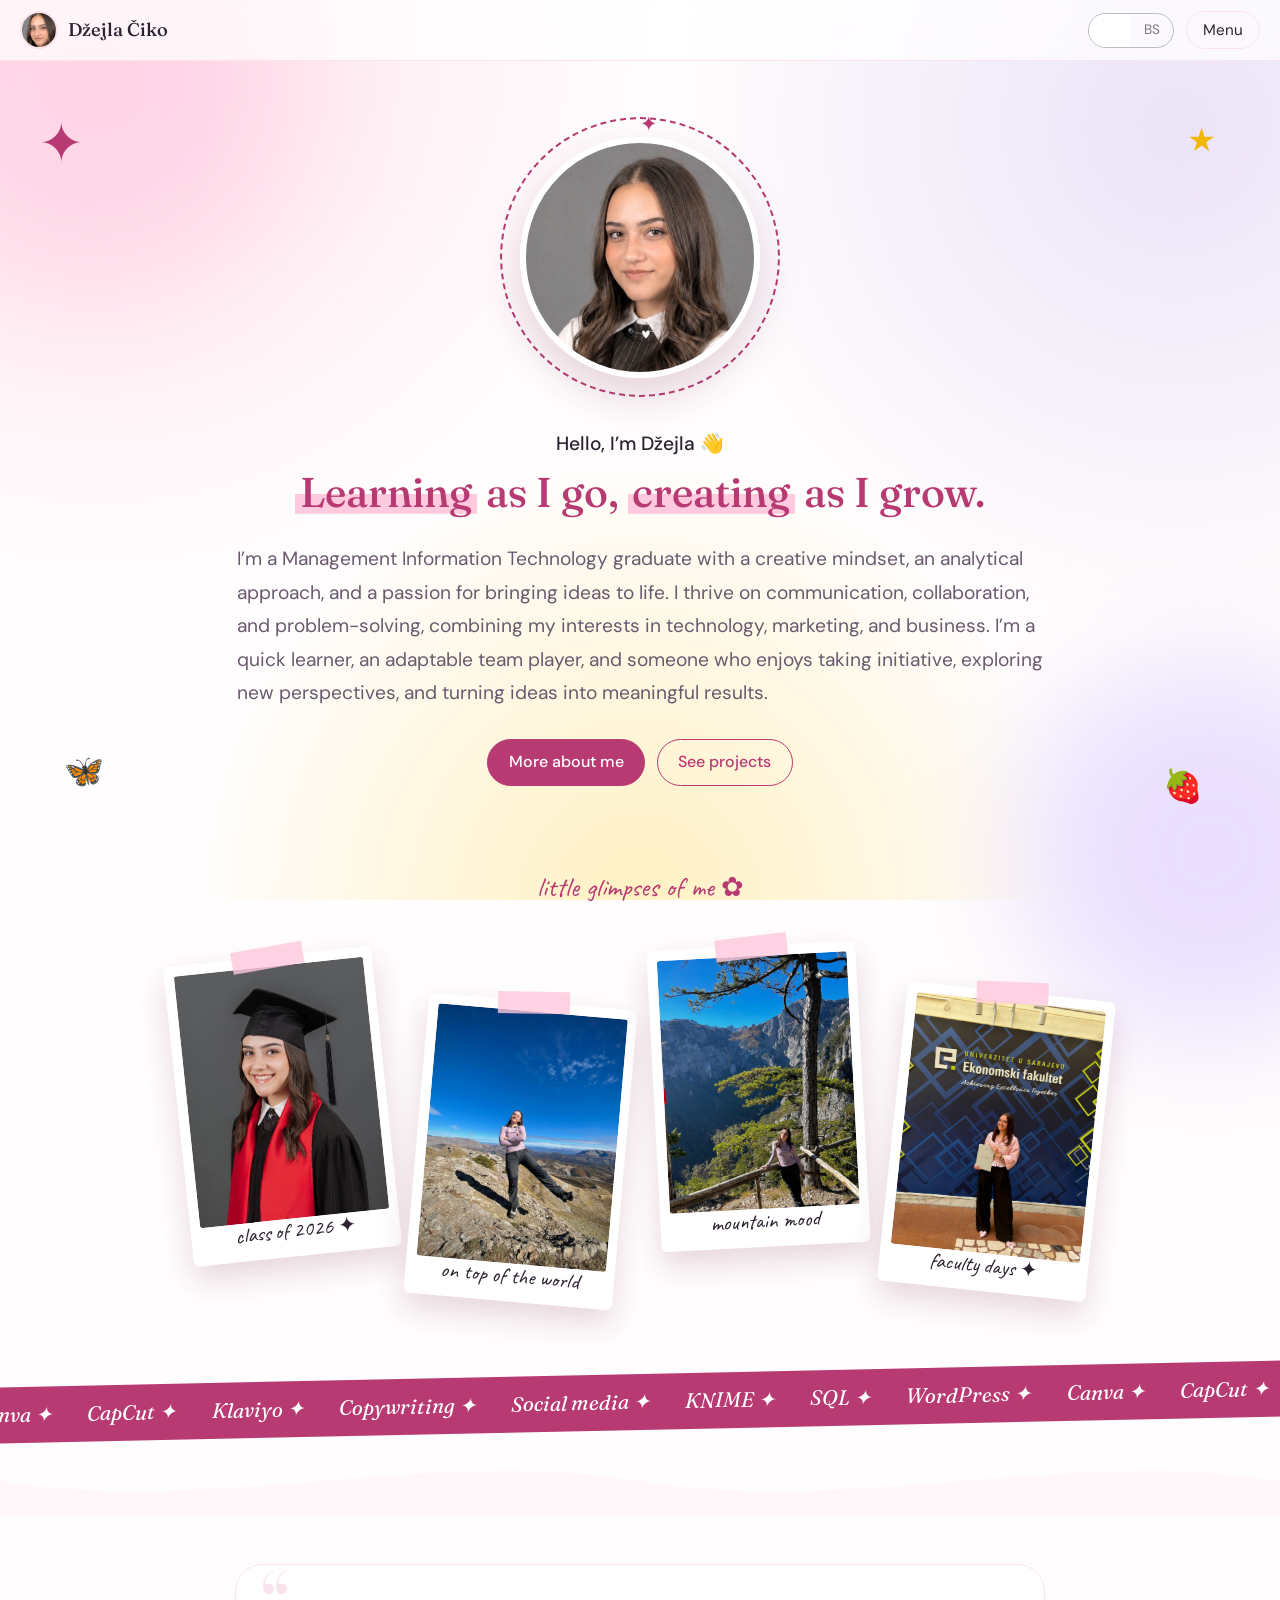
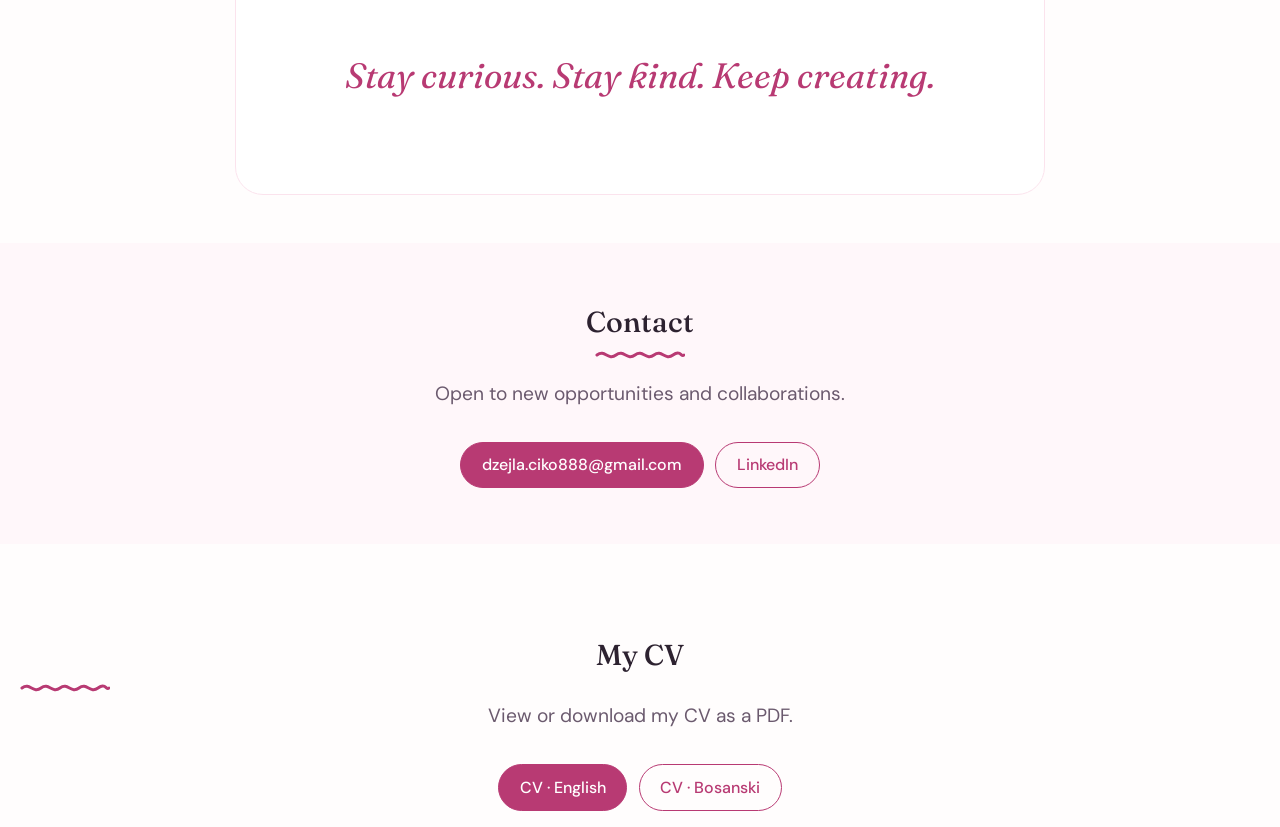
<file: index.html>
<!DOCTYPE html>
<html lang="en">
<head>
  <meta charset="utf-8">
  <meta name="viewport" content="width=device-width, initial-scale=1">
  <title>Džejla Čiko</title>
  <link rel="stylesheet" href="https://fonts.googleapis.com/css2?family=Fraunces:ital,opsz,wght@0,9..144,500;1,9..144,500&family=DM+Sans:wght@400;500&display=swap">
  <link rel="stylesheet" href="style.css">
</head>
<body>

  <header class="bar">
    <a class="logo" href="index.html">
      <span class="mini" style="--img:url('images/me.jpg')"></span>
      Džejla Čiko
    </a>
    <details class="menu">
      <summary>Menu</summary>
      <div class="panel">
        <a href="index.html">Main page</a>
        <a href="projects.html">Projects</a>
        <a class="group" href="about.html">About me</a>
        <div class="sub">
          <a href="about.html#professional">Professional</a>
          <a href="about.html#personal">Personal</a>
        </div>
        <a href="index.html#contact">Contact</a>
      </div>
    </details>
  </header>

  <section class="hero2">
    <span class="sticker big" style="top:7%;left:3%;color:#b83a73" data-depth="26">✦</span>
    <span class="sticker" style="bottom:8%;left:5%;--d:-3s" data-depth="34">🦋</span>
    <span class="sticker pulse" style="top:8%;right:5%;color:#f2b705" data-depth="22">★</span>
    <span class="sticker" style="bottom:6%;right:6%;--d:-1s" data-depth="30">🍓</span>

    <div class="hero-stack">
      <div class="portrait">
        <div class="ring"></div>
        <div class="avatar" role="img" aria-label="Džejla Čiko" style="--img:url('images/me.jpg')"></div>
      </div>

      <p class="hello" data-bs="Zdravo, ja sam Džejla <span class=&quot;wave-hand&quot;>👋</span>">Hello, I’m Džejla <span class="wave-hand">👋</span></p>
      <h1 class="catch2" data-bs="<span class=&quot;hl&quot;>Učim</span> dok idem, <span class=&quot;hl&quot;>stvaram</span> dok rastem."><span class="hl">Learning</span> as I go, <span class="hl">creating</span> as I grow.</h1>

      <p class="desc2" data-bs="Diplomirana sam na studiju Menadžment informacionih tehnologija, s kreativnim razmišljanjem, analitičkim pristupom i strašću prema oživljavanju ideja. Uživam u komunikaciji, saradnji i rješavanju problema, a u svom radu spajam interese za tehnologiju, marketing i biznis. Brzo učim, prilagodljiva sam članica tima i volim preuzeti inicijativu, istraživati nove perspektive i pretvarati ideje u smislene rezultate.">
        I’m a Management Information Technology graduate with a creative mindset, an analytical approach, and a passion for bringing ideas to life. I thrive on communication, collaboration, and problem-solving, combining my interests in technology, marketing, and business. I’m a quick learner, an adaptable team player, and someone who enjoys taking initiative, exploring new perspectives, and turning ideas into meaningful results.
      </p>

      <div class="btns">
        <a class="btn main" href="about.html" data-bs="Više o meni">More about me</a>
        <a class="btn ghost" href="projects.html" data-bs="Pogledaj projekte">See projects</a>
      </div>
    </div>
  </section>

  <section class="wall" aria-label="Photos">
    <p class="wall-title" data-bs="male slike mene ✿">little glimpses of me ✿</p>

    <figure class="polaroid" data-depth="16" style="--img:url('images/graduation.jpg')">
      <div class="photo"></div><figcaption data-bs="generacija 2026 ✦">class of 2026 ✦</figcaption>
    </figure>
    <figure class="polaroid" data-depth="26" style="--img:url('images/hike.jpg')">
      <div class="photo"></div><figcaption data-bs="na vrhu svijeta">on top of the world</figcaption>
    </figure>

    <figure class="polaroid" data-depth="30" style="--img:url('images/mountain.jpg')">
      <div class="photo"></div><figcaption data-bs="planinski mood">mountain mood</figcaption>
    </figure>
    <figure class="polaroid" data-depth="20" style="--img:url('images/faculty.jpg')">
      <div class="photo"></div><figcaption data-bs="fakultetski dani ✦">faculty days ✦</figcaption>
    </figure>
  </section>

  <div class="marquee" aria-hidden="true">
    <div class="track">
      <span>Canva ✦</span><span>CapCut ✦</span><span>Klaviyo ✦</span><span>Copywriting ✦</span><span>Social media ✦</span><span>KNIME ✦</span><span>SQL ✦</span><span>WordPress ✦</span>
      <span>Canva ✦</span><span>CapCut ✦</span><span>Klaviyo ✦</span><span>Copywriting ✦</span><span>Social media ✦</span><span>KNIME ✦</span><span>SQL ✦</span><span>WordPress ✦</span>
    </div>
  </div>

  <div class="wave" aria-hidden="true">
    <svg viewBox="0 0 2880 80" preserveAspectRatio="none"><path fill="#fff7fa" d="M0,40 C240,80 480,0 720,40 C960,80 1200,0 1440,40 C1680,80 1920,0 2160,40 C2400,80 2640,0 2880,40 L2880,80 L0,80Z"/></svg>
  </div>

  <section class="quotes">
    <div class="quote-card">
      <span class="qmark" aria-hidden="true">“</span>
      <blockquote id="quote" data-bs="Ostani radoznao. Ostani ljubazan. Nastavi stvarati.">Stay curious. Stay kind. Keep creating.</blockquote>
      <div class="dots" id="qdots"></div>
    </div>
  </section>

  <section class="contact" id="contact">
    <h2 data-bs="Kontakt">Contact</h2>
    <p data-bs="Otvorena za nove prilike i saradnje.">Open to new opportunities and collaborations.</p>
    <div class="btns">
      <a class="btn main" href="mailto:dzejla.ciko888@gmail.com">dzejla.ciko888@gmail.com</a>
      <a class="btn ghost" href="https://www.linkedin.com/in/d%C5%BEejla-%C4%8Diko-9150a7305/" target="_blank" rel="noopener">LinkedIn</a>
    </div>
  </section>
  <section class="cv" id="cv">
    <h2 data-bs="Moj CV">My CV</h2>
    <p data-bs="Pogledaj ili preuzmi moj CV u PDF formatu.">View or download my CV as a PDF.</p>
    <div class="btns">
      <a class="btn main" href="docs/cv-en.pdf" target="_blank" rel="noopener">CV · English</a>
      <a class="btn ghost" href="docs/cv-bs.pdf" target="_blank" rel="noopener">CV · Bosanski</a>
    </div>
  </section>
  <script src="lang.js" defer></script>
  <script src="script.js" defer></script>
</body>
</html>
</file>
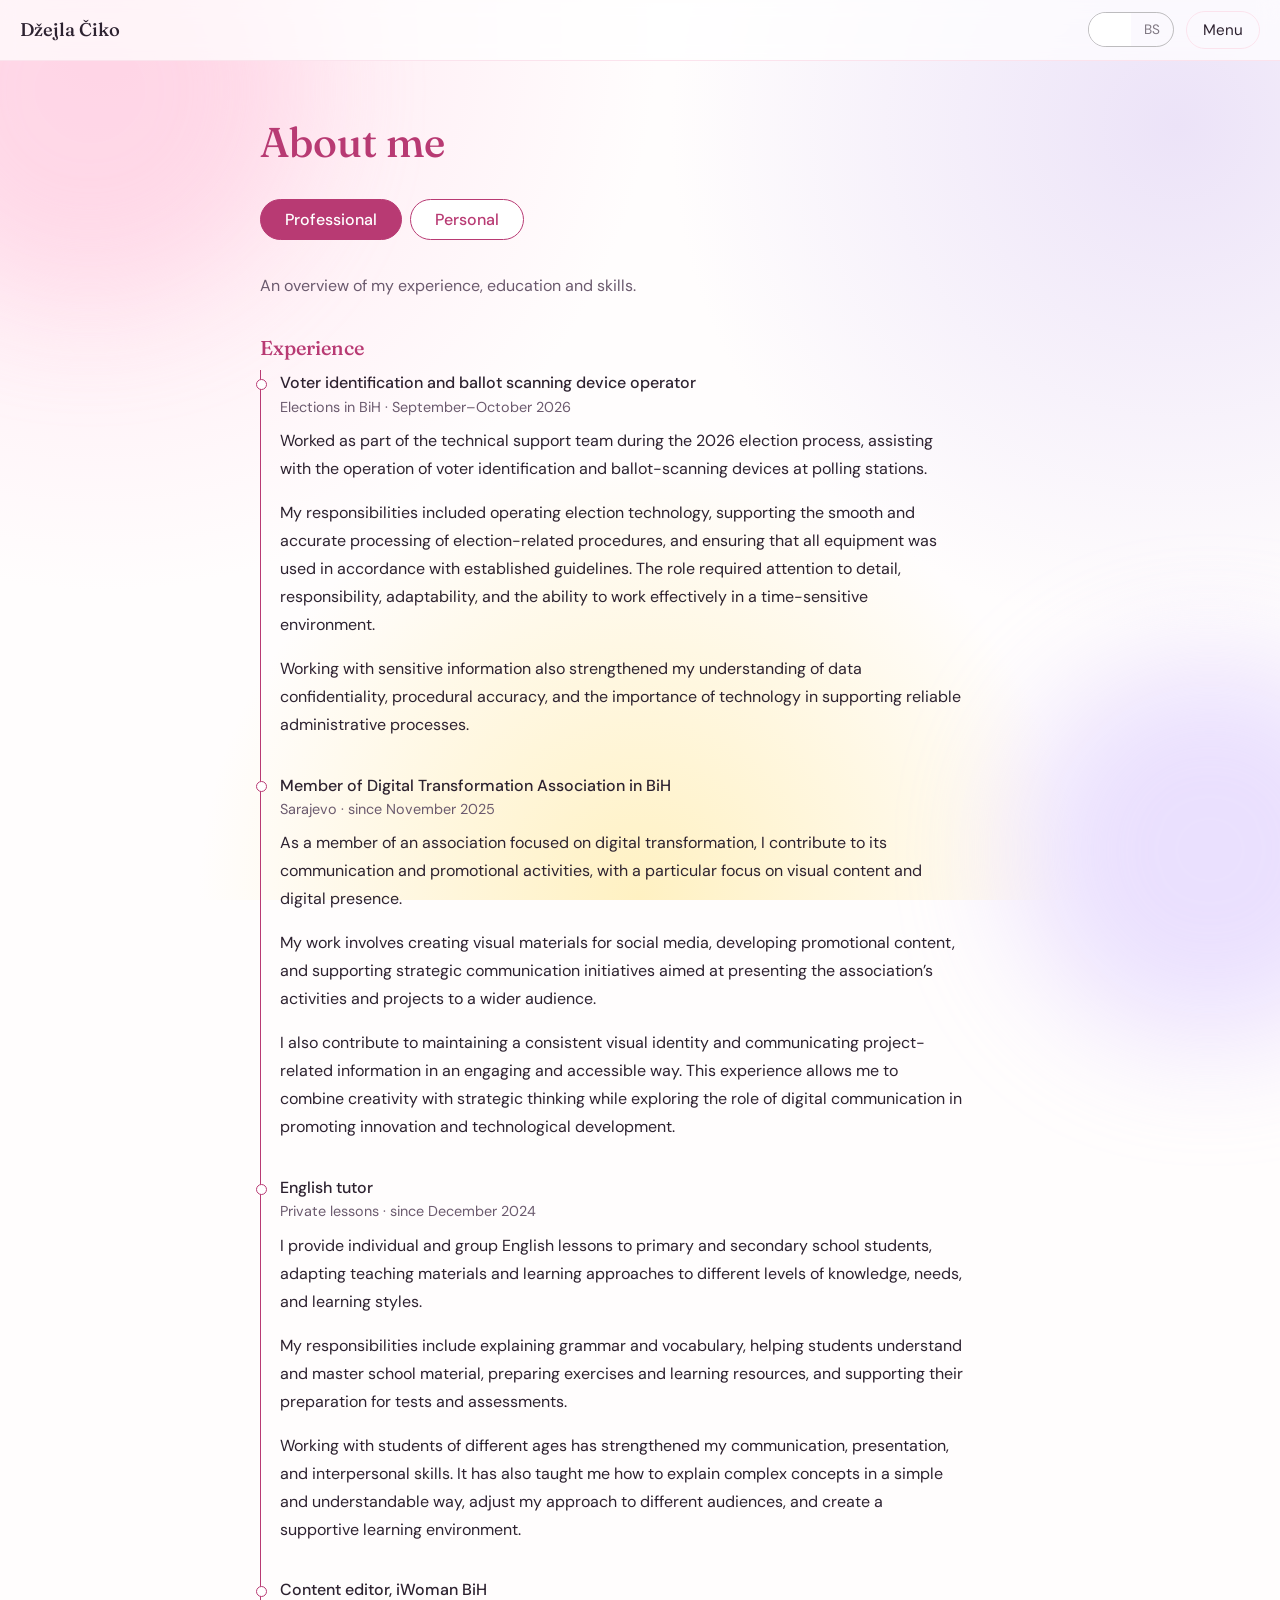
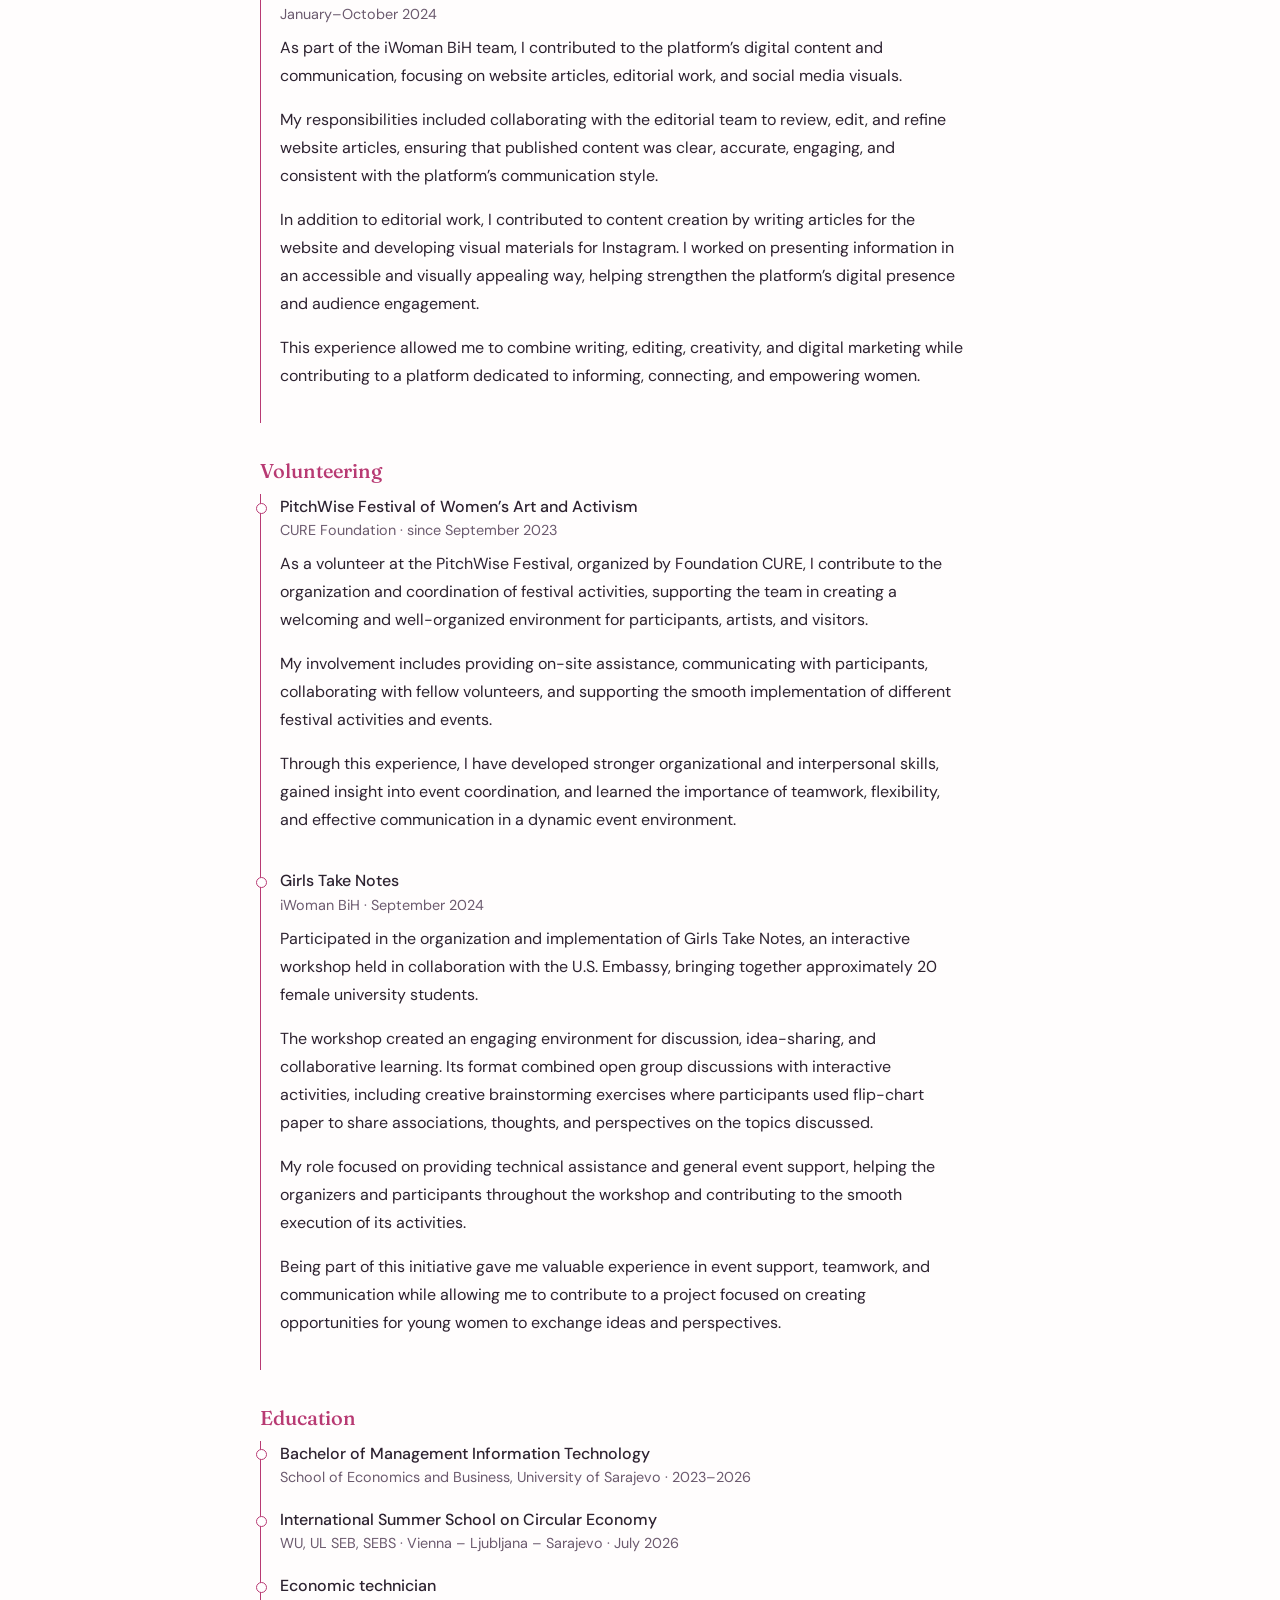
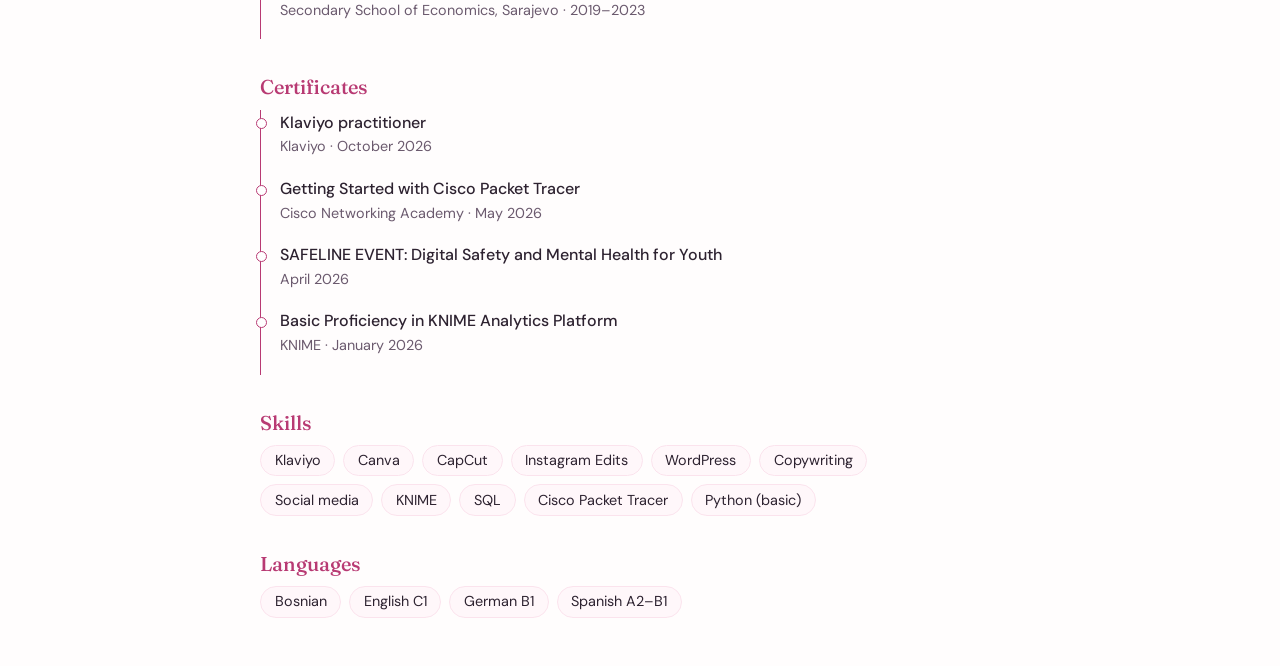
<file: about.html>
<!DOCTYPE html>
<html lang="en">
<head>
  <meta charset="utf-8">
  <meta name="viewport" content="width=device-width, initial-scale=1">
  <title>About me – Džejla Čiko</title>
  <link rel="stylesheet" href="https://fonts.googleapis.com/css2?family=Fraunces:ital,opsz,wght@0,9..144,500;1,9..144,500&family=DM+Sans:wght@400;500&display=swap">
  <link rel="stylesheet" href="style.css">
</head>
<body>
  <header class="bar">
    <a class="logo" href="index.html">Džejla Čiko</a>
    <details class="menu">
      <summary>Menu</summary>
      <div class="panel">
        <a href="index.html">Main page</a>
        <a href="projects.html">Projects</a>
        <a class="group" href="about.html">About me</a>
        <div class="sub">
          <a href="about.html#professional">Professional</a>
          <a href="about.html#personal">Personal</a>
        </div>
        <a href="index.html#contact">Contact</a>
      </div>
    </details>
  </header>

  <main class="page">
    <h1 data-bs="O meni">About me</h1>

    <div class="tabs" role="tablist">
      <button class="tab" type="button" role="tab" data-tab="professional" aria-selected="true" data-bs="Profesionalno">Professional</button>
      <button class="tab" type="button" role="tab" data-tab="personal" aria-selected="false" data-bs="Lično">Personal</button>
    </div>

    <!-- ================= PROFESSIONAL ================= -->
    <section class="tabpanel" data-panel="professional">
      <p class="lede" data-bs="Pregled mog iskustva, obrazovanja i vještina.">An overview of my experience, education and skills.</p>

      <div class="blk">
        <h3 data-bs="Iskustvo">Experience</h3>
        <ul class="tl">
          <li>
            <b data-bs="Operater uređaja za identifikaciju birača i skeniranje glasačkih listića">Voter identification and ballot scanning device operator</b>
            <span class="m" data-bs="Izbori u BiH · septembar–oktobar 2026">Elections in BiH · September–October 2026</span>
            <div class="d">
              <p data-bs="Radila sam u timu tehničke podrške tokom izbornog procesa 2026. godine, pomažući pri radu uređaja za identifikaciju birača i skeniranje glasačkih listića na biračkim mjestima.">Worked as part of the technical support team during the 2026 election process, assisting with the operation of voter identification and ballot-scanning devices at polling stations.</p>
              <p data-bs="Moje odgovornosti uključivale su rad na izbornoj tehnologiji, podršku urednom i tačnom provođenju izbornih procedura te osiguravanje da se oprema koristi u skladu s utvrđenim smjernicama. Uloga je zahtijevala pažnju na detalje, odgovornost, prilagodljivost i sposobnost efikasnog rada u okruženju u kojem je vrijeme ključno.">My responsibilities included operating election technology, supporting the smooth and accurate processing of election-related procedures, and ensuring that all equipment was used in accordance with established guidelines. The role required attention to detail, responsibility, adaptability, and the ability to work effectively in a time-sensitive environment.</p>
              <p data-bs="Rad s osjetljivim informacijama dodatno mi je produbio razumijevanje povjerljivosti podataka, tačnosti procedura i važnosti tehnologije u podršci pouzdanim administrativnim procesima.">Working with sensitive information also strengthened my understanding of data confidentiality, procedural accuracy, and the importance of technology in supporting reliable administrative processes.</p>
            </div>
          </li>
          <li>
            <b data-bs="Članica Udruženja za digitalnu transformaciju u BiH">Member of Digital Transformation Association in BiH</b>
            <span class="m" data-bs="Sarajevo · od novembra 2025">Sarajevo · since November 2025</span>
            <div class="d">
              <p data-bs="Kao članica udruženja fokusiranog na digitalnu transformaciju doprinosim njegovim komunikacijskim i promotivnim aktivnostima, s posebnim naglaskom na vizualni sadržaj i digitalno prisustvo.">As a member of an association focused on digital transformation, I contribute to its communication and promotional activities, with a particular focus on visual content and digital presence.</p>
              <p data-bs="Moj rad uključuje izradu vizualnih materijala za društvene mreže, razvoj promotivnog sadržaja i podršku inicijativama strateške komunikacije koje aktivnosti i projekte udruženja predstavljaju široj publici.">My work involves creating visual materials for social media, developing promotional content, and supporting strategic communication initiatives aimed at presenting the association’s activities and projects to a wider audience.</p>
              <p data-bs="Također doprinosim održavanju dosljednog vizualnog identiteta i prenošenju informacija o projektima na zanimljiv i pristupačan način. Ovo iskustvo mi omogućava da spojim kreativnost sa strateškim razmišljanjem, istražujući ulogu digitalne komunikacije u promociji inovacija i tehnološkog razvoja.">I also contribute to maintaining a consistent visual identity and communicating project-related information in an engaging and accessible way. This experience allows me to combine creativity with strategic thinking while exploring the role of digital communication in promoting innovation and technological development.</p>
            </div>
          </li>
          <li>
            <b data-bs="Instruktorica engleskog jezika">English tutor</b>
            <span class="m" data-bs="Privatni časovi · od decembra 2024">Private lessons · since December 2024</span>
            <div class="d">
              <p data-bs="Držim individualne i grupne časove engleskog jezika učenicima osnovnih i srednjih škola, prilagođavajući materijale i pristup učenju različitim nivoima znanja, potrebama i stilovima učenja.">I provide individual and group English lessons to primary and secondary school students, adapting teaching materials and learning approaches to different levels of knowledge, needs, and learning styles.</p>
              <p data-bs="Moje odgovornosti uključuju objašnjavanje gramatike i vokabulara, pomoć učenicima da razumiju i savladaju školsko gradivo, pripremu vježbi i materijala za učenje te podršku pri pripremi za testove i provjere znanja.">My responsibilities include explaining grammar and vocabulary, helping students understand and master school material, preparing exercises and learning resources, and supporting their preparation for tests and assessments.</p>
              <p data-bs="Rad s učenicima različitih uzrasta unaprijedio je moje komunikacijske, prezentacijske i međuljudske vještine. Naučila sam i kako složene pojmove objasniti jednostavno i razumljivo, prilagoditi pristup različitoj publici i stvoriti podržavajuće okruženje za učenje.">Working with students of different ages has strengthened my communication, presentation, and interpersonal skills. It has also taught me how to explain complex concepts in a simple and understandable way, adjust my approach to different audiences, and create a supportive learning environment.</p>
            </div>
          </li>
          <li>
            <b data-bs="Urednica sadržaja, iWoman BiH">Content editor, iWoman BiH</b>
            <span class="m" data-bs="januar–oktobar 2024">January–October 2024</span>
            <div class="d">
              <p data-bs="Kao dio tima iWoman BiH doprinosila sam digitalnom sadržaju i komunikaciji platforme, s fokusom na članke za web stranicu, uredničke poslove i vizuale za društvene mreže.">As part of the iWoman BiH team, I contributed to the platform’s digital content and communication, focusing on website articles, editorial work, and social media visuals.</p>
              <p data-bs="Moje odgovornosti uključivale su saradnju s uredničkim timom na pregledu, uređivanju i doradi članaka, kako bi objavljeni sadržaj bio jasan, tačan, zanimljiv i u skladu s komunikacijskim stilom platforme.">My responsibilities included collaborating with the editorial team to review, edit, and refine website articles, ensuring that published content was clear, accurate, engaging, and consistent with the platform’s communication style.</p>
              <p data-bs="Pored uredničkog rada, doprinosila sam kreiranju sadržaja pišući članke za web stranicu i izrađujući vizualne materijale za Instagram. Radila sam na tome da se informacije predstave pristupačno i vizuelno privlačno, čime sam jačala digitalno prisustvo platforme i angažman publike.">In addition to editorial work, I contributed to content creation by writing articles for the website and developing visual materials for Instagram. I worked on presenting information in an accessible and visually appealing way, helping strengthen the platform’s digital presence and audience engagement.</p>
              <p data-bs="Ovo iskustvo mi je omogućilo da spojim pisanje, uređivanje, kreativnost i digitalni marketing, uz doprinos platformi posvećenoj informisanju, povezivanju i osnaživanju žena.">This experience allowed me to combine writing, editing, creativity, and digital marketing while contributing to a platform dedicated to informing, connecting, and empowering women.</p>
            </div>
          </li>
        </ul>
      </div>

      <div class="blk">
        <h3 data-bs="Volontiranje">Volunteering</h3>
        <ul class="tl">
          <li>
            <b>PitchWise Festival of Women’s Art and Activism</b>
            <span class="m" data-bs="Fondacija CURE · od septembra 2023">CURE Foundation · since September 2023</span>
            <div class="d">
              <p data-bs="Kao volonterka na PitchWise festivalu, u organizaciji Fondacije CURE, doprinosim organizaciji i koordinaciji festivalskih aktivnosti, podržavajući tim u stvaranju ugodnog i dobro organizovanog okruženja za učesnice, umjetnice i posjetitelje.">As a volunteer at the PitchWise Festival, organized by Foundation CURE, I contribute to the organization and coordination of festival activities, supporting the team in creating a welcoming and well-organized environment for participants, artists, and visitors.</p>
              <p data-bs="Moje angažovanje uključuje pomoć na terenu, komunikaciju s učesnicama, saradnju s drugim volonterima i podršku neometanoj realizaciji različitih festivalskih aktivnosti i događaja.">My involvement includes providing on-site assistance, communicating with participants, collaborating with fellow volunteers, and supporting the smooth implementation of different festival activities and events.</p>
              <p data-bs="Kroz ovo iskustvo razvila sam snažnije organizacijske i međuljudske vještine, stekla uvid u koordinaciju događaja i naučila koliko su važni timski rad, fleksibilnost i efikasna komunikacija u dinamičnom okruženju.">Through this experience, I have developed stronger organizational and interpersonal skills, gained insight into event coordination, and learned the importance of teamwork, flexibility, and effective communication in a dynamic event environment.</p>
            </div>
          </li>
          <li>
            <b>Girls Take Notes</b>
            <span class="m" data-bs="iWoman BiH · septembar 2024">iWoman BiH · September 2024</span>
            <div class="d">
              <p data-bs="Učestvovala sam u organizaciji i realizaciji radionice Girls Take Notes, interaktivne radionice održane u saradnji s Ambasadom SAD-a, koja je okupila oko 20 studentica.">Participated in the organization and implementation of Girls Take Notes, an interactive workshop held in collaboration with the U.S. Embassy, bringing together approximately 20 female university students.</p>
              <p data-bs="Radionica je stvorila poticajno okruženje za diskusiju, razmjenu ideja i zajedničko učenje. Njen format kombinovao je otvorene grupne diskusije s interaktivnim aktivnostima, uključujući kreativne brainstorming vježbe u kojima su učesnice na flip-chart papirima dijelile asocijacije, misli i perspektive o temama o kojima se razgovaralo.">The workshop created an engaging environment for discussion, idea-sharing, and collaborative learning. Its format combined open group discussions with interactive activities, including creative brainstorming exercises where participants used flip-chart paper to share associations, thoughts, and perspectives on the topics discussed.</p>
              <p data-bs="Moja uloga bila je usmjerena na tehničku pomoć i opću podršku događaju, pomažući organizatorima i učesnicama tokom radionice i doprinoseći nesmetanom odvijanju aktivnosti.">My role focused on providing technical assistance and general event support, helping the organizers and participants throughout the workshop and contributing to the smooth execution of its activities.</p>
              <p data-bs="Učešće u ovoj inicijativi pružilo mi je vrijedno iskustvo u podršci događajima, timskom radu i komunikaciji, uz priliku da doprinesem projektu koji mladim ženama stvara prilike za razmjenu ideja i perspektiva.">Being part of this initiative gave me valuable experience in event support, teamwork, and communication while allowing me to contribute to a project focused on creating opportunities for young women to exchange ideas and perspectives.</p>
            </div>
          </li>
        </ul>
      </div>

      <div class="blk">
        <h3 data-bs="Obrazovanje">Education</h3>
        <ul class="tl">
          <li>
            <b>Bachelor of Management Information Technology</b>
            <span class="m" data-bs="Ekonomski fakultet, Univerzitet u Sarajevu · 2023–2026">School of Economics and Business, University of Sarajevo · 2023–2026</span>
          </li>
          <li>
            <b data-bs="Međunarodna ljetna škola o cirkularnoj ekonomiji">International Summer School on Circular Economy</b>
            <span class="m" data-bs="WU, UL SEB, SEBS · Beč – Ljubljana – Sarajevo · juli 2026">WU, UL SEB, SEBS · Vienna – Ljubljana – Sarajevo · July 2026</span>
          </li>
          <li>
            <b data-bs="Ekonomski tehničar">Economic technician</b>
            <span class="m" data-bs="Srednja ekonomska škola, Sarajevo · 2019–2023">Secondary School of Economics, Sarajevo · 2019–2023</span>
          </li>
        </ul>
      </div>

      <div class="blk">
        <h3 data-bs="Certifikati">Certificates</h3>
        <ul class="tl">
          <li><b>Klaviyo practitioner</b><span class="m" data-bs="Klaviyo · oktobar 2026">Klaviyo · October 2026</span></li>
          <li><b>Getting Started with Cisco Packet Tracer</b><span class="m" data-bs="Cisco Networking Academy · maj 2026">Cisco Networking Academy · May 2026</span></li>
          <li><b>SAFELINE EVENT: Digital Safety and Mental Health for Youth</b><span class="m" data-bs="april 2026">April 2026</span></li>
          <li><b>Basic Proficiency in KNIME Analytics Platform</b><span class="m" data-bs="KNIME · januar 2026">KNIME · January 2026</span></li>
        </ul>
      </div>

      <div class="blk">
        <h3 data-bs="Vještine">Skills</h3>
        <ul class="facts">
          <li>Klaviyo</li><li>Canva</li><li>CapCut</li><li>Instagram Edits</li>
          <li>WordPress</li><li>Copywriting</li><li>Social media</li><li>KNIME</li>
          <li>SQL</li><li>Cisco Packet Tracer</li><li>Python (basic)</li>
        </ul>
      </div>

      <div class="blk">
        <h3 data-bs="Jezici">Languages</h3>
        <ul class="facts">
          <li data-bs="Bosanski">Bosnian</li><li data-bs="Engleski C1">English C1</li><li data-bs="Njemački B1">German B1</li><li data-bs="Španski A2–B1">Spanish A2–B1</li>
        </ul>
      </div>
    </section>

    <!-- ================= PERSONAL ================= -->
    <section class="tabpanel" data-panel="personal" hidden>
      <div class="blk prose">
        <p data-bs="Pored posla, volim istraživati nove interese, skupljati iskustva i pronalaziti inspiraciju u svakodnevnim stvarima. Po prirodi sam radoznala i uvijek tražim nešto novo za učenje, stvaranje ili doživljaj.">Beyond work, I’m someone who loves exploring new interests, collecting experiences, and finding inspiration in everyday things. I’m naturally curious, always looking for something new to learn, create, or experience.</p>
        <p data-bs="Volim imati različite interese i vjerujem da neke od najboljih ideja dolaze kada izađeš iz uobičajene rutine.">I enjoy having different interests and believe that some of the best ideas come from stepping outside your usual routine.</p>
      </div>

      <div class="blk">
        <h3 data-bs="Šta me zanima">What I’m into</h3>
        <ul class="interests">
          <li data-bs="<b>Sadržaj i pripovijedanje</b>Kreiranje sadržaja, pisanje i pronalaženje kreativnih načina za komunikaciju ideja."><b>Content &amp; storytelling</b>Creating content, writing, and finding creative ways to communicate ideas.</li>
          <li data-bs="<b>Vizualna kreativnost</b>Dizajn, estetika, fotografija i slaganje vizuala koji pričaju priču."><b>Visual creativity</b>Design, aesthetics, photography, and putting together visuals that tell a story.</li>
          <li data-bs="<b>Jezici i kulture</b>Učenje jezika, otkrivanje različitih kultura i povezivanje s ljudima."><b>Languages &amp; cultures</b>Learning languages, discovering different cultures, and connecting with people.</li>
          <li data-bs="<b>Tehnologija i inovacije</b>Istraživanje digitalnih alata, novih tehnologija i načina na koje oblikuju naš svakodnevni život."><b>Technology &amp; innovation</b>Exploring digital tools, new technologies, and the ways they shape our everyday lives.</li>
          <li data-bs="<b>Događaji i volontiranje</b>Uključivanje u smislene inicijative, upoznavanje novih ljudi i doprinos projektima."><b>Events &amp; volunteering</b>Being involved in meaningful initiatives, meeting new people, and contributing to projects.</li>
          <li data-bs="<b>Putovanja i istraživanje</b>Otkrivanje novih mjesta, upoznavanje različitih perspektiva i skupljanje uspomena na putu."><b>Travel &amp; exploration</b>Discovering new places, experiencing different perspectives, and collecting memories along the way.</li>
        </ul>
      </div>

      <div class="blk prose">
        <h3 data-bs="Hobiji">Hobbies</h3>
        <p data-bs="Izvan posla i projekata, volim pronalaziti radost i u malim avanturama i u laganim, ušuškanim trenucima. Često me možete naći kako planinarim, vozim bicikl, istražujem nova mjesta ili planiram sljedeće putovanje. Uživam i u pečenju, isprobavanju novih recepata i kreativnosti u kuhinji.">Outside of work and projects, I love finding joy in both little adventures and slow, cozy moments. You’ll often find me hiking, cycling, exploring new places, or planning my next trip. I also enjoy baking, trying new recipes, and getting creative in the kitchen.</p>
        <p data-bs="Velika sam čitateljica, a moj ukus ide od vječnih klasika do savremenih knjiga o psihologiji, ljudskom ponašanju i ličnom razvoju. Volim učiti o ljudima, različitim perspektivama i onome što nas čini onakvima kakvi jesmo.">I’m a big reader, and my taste ranges from timeless literary classics to contemporary books on psychology, human behaviour, and personal development. I love learning about people, different perspectives, and what makes us who we are.</p>
        <p data-bs="Ali nije svaki dan avantura. Ponekad je moj idealan način da provedem veče jednostavno ostati kod kuće, umotana u toplo ćebe, uz dobar film ili seriju. Podjednako sam sretna istražujući nešto novo kao i uživajući u udobnosti mirne večeri kod kuće. Valjda sam malo avanturistkinja, a malo domaćica — i ne bih to mijenjala ni za šta.">But not every day has to be an adventure. Sometimes, my ideal way to spend an evening is simply staying in, wrapped in a cozy blanket, with a good movie or a TV series. I’m equally happy exploring somewhere new as I am enjoying the comfort of a quiet evening at home. I guess I’m a little bit adventurous and a little bit of a homebody — and I wouldn’t have it any other way.</p>
      </div>
      <div class="strip">
        <figure class="polaroid" style="--img:url('images/adventures.jpg')"><div class="photo"></div><figcaption data-bs="avanture">adventures</figcaption></figure>
        <figure class="polaroid" style="--img:url('images/baking.jpg')"><div class="photo"></div><figcaption data-bs="zabava u kuhinji">kitchen fun</figcaption></figure>
        <figure class="polaroid" style="--img:url('images/wandering.jpg')"><div class="photo"></div><figcaption data-bs="lutanja">wandering</figcaption></figure>
      </div>
      <div class="blk prose">
        <h3 data-bs="Inspiracija">Inspiration</h3>
        <p data-bs="Inspirišu me ljudi koji su radoznali, kreativni i ne boje se pokušati nešto drugačije. Inspiraciju nalazim u putovanjima, arhitekturi, prirodi, vizualnom pripovijedanju, muzici i malim detaljima zbog kojih je svakodnevni život zanimljiv.">I’m inspired by people who are curious, creative, and never afraid to try something different. I find inspiration in travel, architecture, nature, visual storytelling, music, and the little details that make everyday life interesting.</p>
        <p data-bs="Volim otkrivati kako se različite ideje, kulture i perspektive povezuju — i mislim da ta radoznalost utiče i na moj pristup poslu i na način na koji gledam na svijet.">I love discovering how different ideas, cultures, and perspectives connect — and I think that curiosity influences both the way I approach my work and the way I see the world.</p>
      </div>
      <div class="strip">
        <figure class="polaroid" style="--img:url('images/barcelona.jpg')"><div class="photo"></div><figcaption data-bs="putovanja">travel</figcaption></figure>
        <figure class="polaroid" style="--img:url('images/ariana.jpg')"><div class="photo"></div><figcaption data-bs="muzika">music</figcaption></figure>
        <figure class="polaroid" style="--img:url('images/details.jpg')"><div class="photo"></div><figcaption data-bs="detalji">details</figcaption></figure>
      </div>
    </section>
  </main>

  <script>
    var tabs = document.querySelectorAll('.tab');
    var panels = document.querySelectorAll('.tabpanel');

    function show(name) {
      tabs.forEach(function (t) {
        t.setAttribute('aria-selected', t.dataset.tab === name ? 'true' : 'false');
      });
      panels.forEach(function (p) {
        p.hidden = p.dataset.panel !== name;
      });
    }

    function fromHash() {
      show(location.hash === '#personal' ? 'personal' : 'professional');
    }

    tabs.forEach(function (t) {
      t.addEventListener('click', function () {
        history.replaceState(null, '', '#' + t.dataset.tab);
        show(t.dataset.tab);
      });
    });

    window.addEventListener('hashchange', fromHash);

    document.querySelectorAll('.panel a').forEach(function (a) {
      a.addEventListener('click', function () {
        document.querySelector('.menu').removeAttribute('open');
      });
    });

    fromHash();
  </script>
  <script src="lang.js" defer></script>
  <script src="script.js" defer></script>
</body>
</html>
</file>
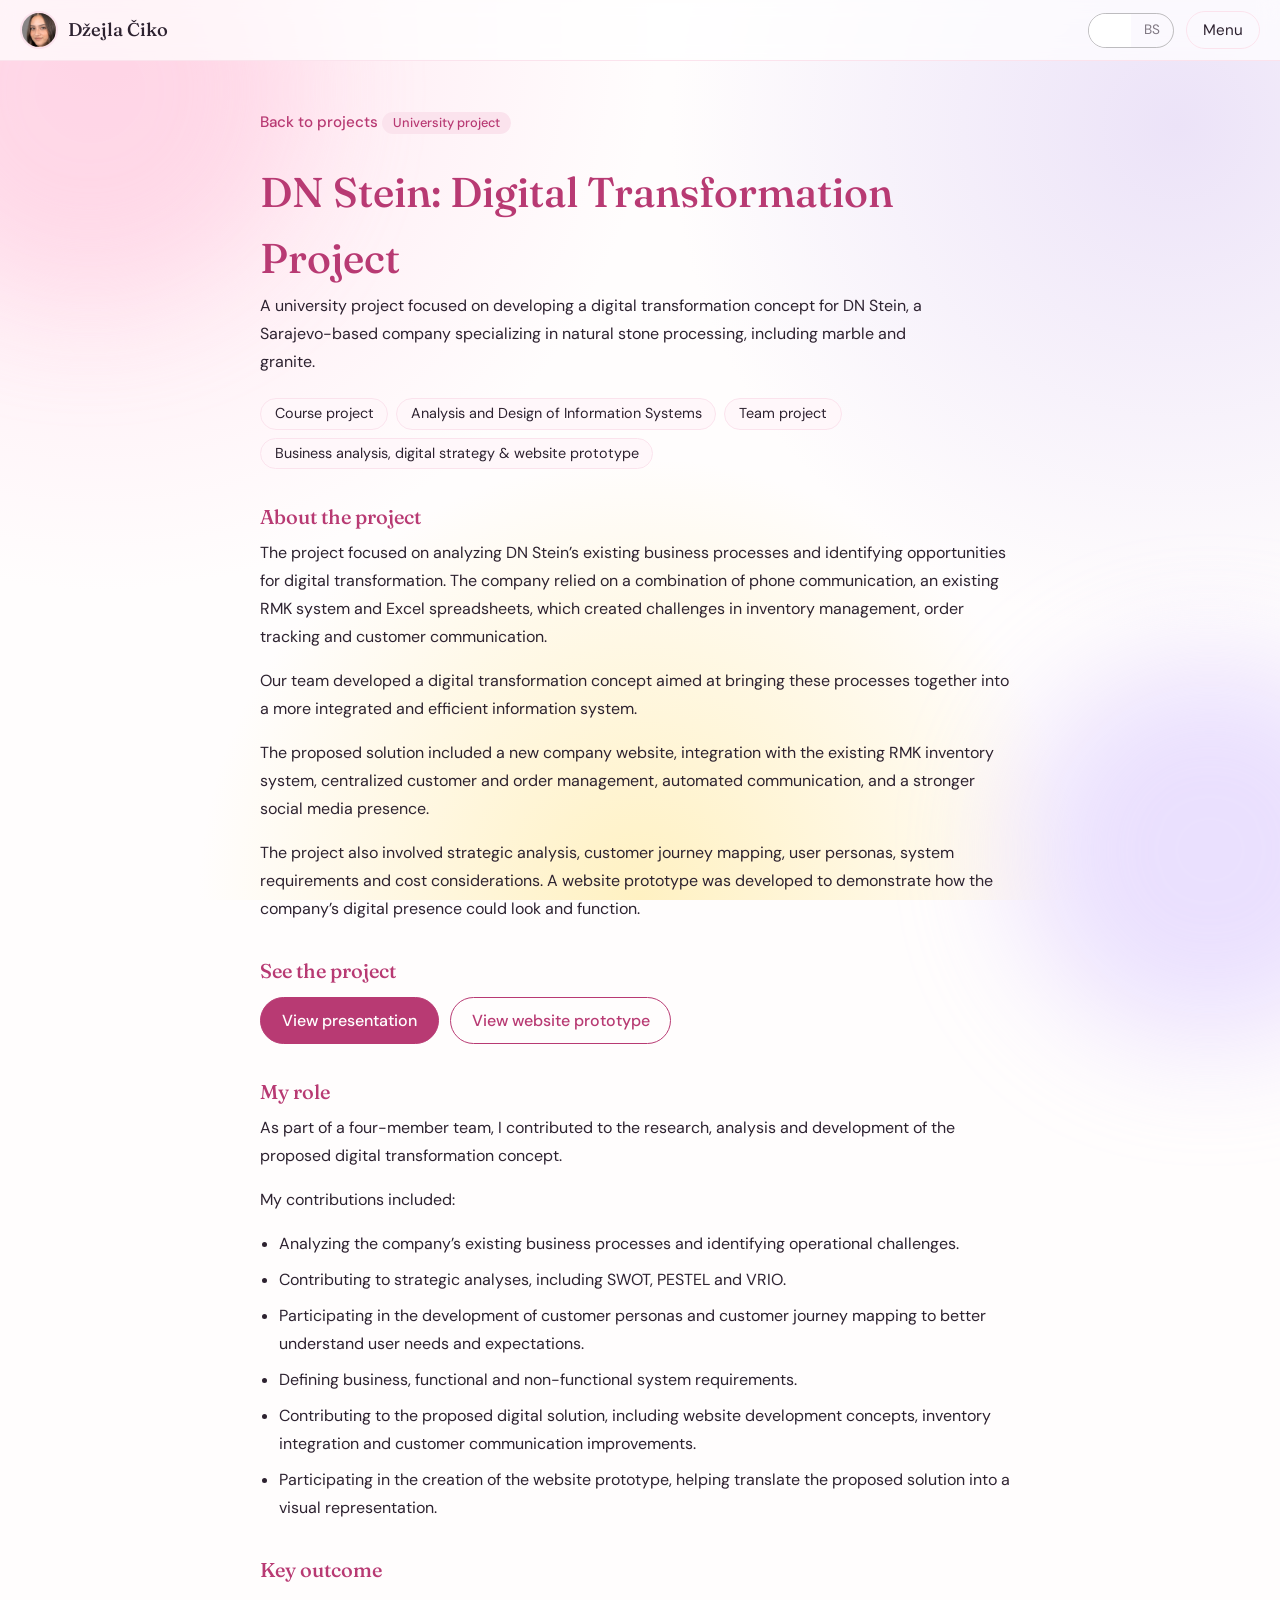
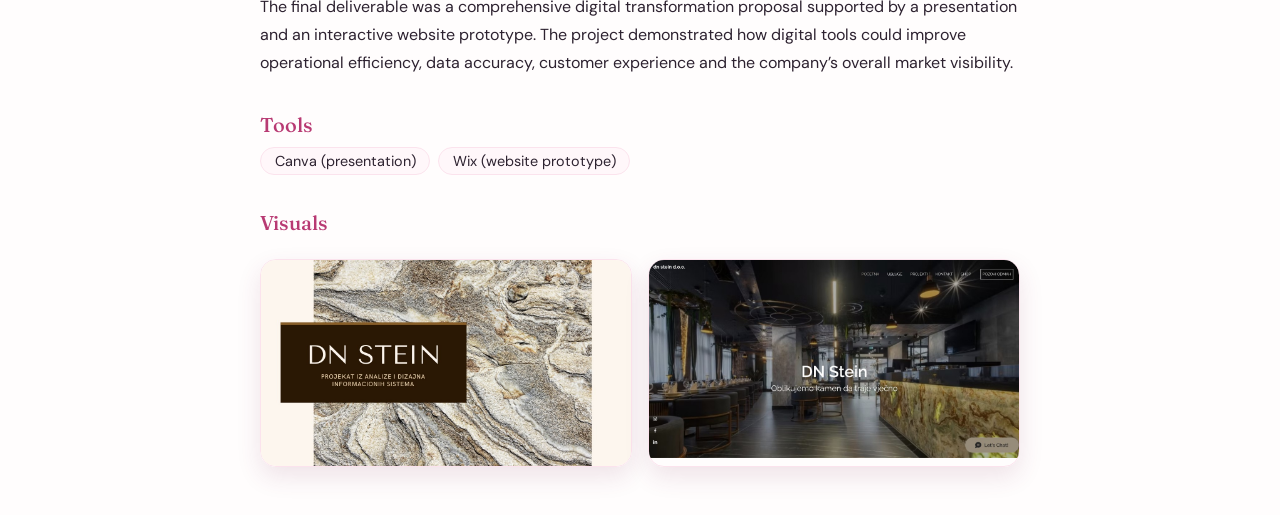
<file: dn-stein.html>
<!DOCTYPE html>
<html lang="en">
<head>
  <meta charset="utf-8">
  <meta name="viewport" content="width=device-width, initial-scale=1">
  <title>DN Stein – Džejla Čiko</title>
  <link rel="stylesheet" href="https://fonts.googleapis.com/css2?family=Fraunces:ital,opsz,wght@0,9..144,500;1,9..144,500&family=DM+Sans:wght@400;500&display=swap">
  <link rel="stylesheet" href="style.css">
</head>
<body>
  <header class="bar">
    <a class="logo" href="index.html">
      <span class="mini" style="--img:url('images/me.jpg')"></span>
      Džejla Čiko
    </a>
    <details class="menu">
      <summary>Menu</summary>
      <div class="panel">
        <a href="index.html">Main page</a>
        <a href="projects.html">Projects</a>
        <a class="group" href="about.html">About me</a>
        <div class="sub">
          <a href="about.html#professional">Professional</a>
          <a href="about.html#personal">Personal</a>
        </div>
        <a href="index.html#contact">Contact</a>
      </div>
    </details>
  </header>

  <main class="page plain">
    <a class="back" href="projects.html">Back to projects</a>
    <span class="tag" data-bs="Univerzitetski projekat">University project</span>
    <h1 data-bs="DN Stein: Projekat digitalne transformacije">DN Stein: Digital Transformation Project</h1>
    <p class="lede" data-bs="Univerzitetski projekat usmjeren na razvoj koncepta digitalne transformacije za DN Stein, sarajevsku kompaniju specijaliziranu za obradu prirodnog kamena, uključujući mramor i granit.">A university project focused on developing a digital transformation concept for DN Stein, a Sarajevo-based company specializing in natural stone processing, including marble and granite.</p>

    <ul class="facts">
      <li data-bs="Projekat iz kursa">Course project</li>
      <li data-bs="Analiza i dizajn informacionih sistema">Analysis and Design of Information Systems</li>
      <li data-bs="Timski projekat">Team project</li>
      <li data-bs="Poslovna analiza, digitalna strategija i prototip web stranice">Business analysis, digital strategy &amp; website prototype</li>
    </ul>

    <section class="blk">
      <h3 data-bs="O projektu">About the project</h3>
      <p data-bs="Projekat se fokusirao na analizu postojećih poslovnih procesa kompanije DN Stein i identifikaciju mogućnosti za digitalnu transformaciju. Kompanija se oslanjala na kombinaciju telefonske komunikacije, postojećeg RMK sistema i Excel tabela, što je stvaralo izazove u upravljanju zalihama, praćenju narudžbi i komunikaciji s kupcima.">The project focused on analyzing DN Stein’s existing business processes and identifying opportunities for digital transformation. The company relied on a combination of phone communication, an existing RMK system and Excel spreadsheets, which created challenges in inventory management, order tracking and customer communication.</p>
      <p data-bs="Naš tim je razvio koncept digitalne transformacije s ciljem da ove procese objedini u integriraniji i efikasniji informacioni sistem.">Our team developed a digital transformation concept aimed at bringing these processes together into a more integrated and efficient information system.</p>
      <p data-bs="Predloženo rješenje uključivalo je novu web stranicu kompanije, integraciju s postojećim RMK sistemom za zalihe, centralizirano upravljanje kupcima i narudžbama, automatiziranu komunikaciju i jače prisustvo na društvenim mrežama.">The proposed solution included a new company website, integration with the existing RMK inventory system, centralized customer and order management, automated communication, and a stronger social media presence.</p>
      <p data-bs="Projekat je obuhvatio i stratešku analizu, mapiranje korisničkog puta, korisničke persone, sistemske zahtjeve i razmatranje troškova. Razvijen je prototip web stranice koji prikazuje kako bi digitalno prisustvo kompanije moglo izgledati i funkcionirati.">The project also involved strategic analysis, customer journey mapping, user personas, system requirements and cost considerations. A website prototype was developed to demonstrate how the company’s digital presence could look and function.</p>
    </section>

    <section class="blk">
      <h3 data-bs="Pogledaj projekat">See the project</h3>
      <div class="linkrow">
        <a class="btn main" href="https://canva.link/3wiev5b01xrp73l" target="_blank" rel="noopener" data-bs="Pogledaj prezentaciju">View presentation</a>
        <a class="btn ghost" href="https://dzejlaciko888.wixsite.com/dnstein" target="_blank" rel="noopener" data-bs="Pogledaj prototip web stranice">View website prototype</a>
      </div>
    </section>

    <section class="blk">
      <h3 data-bs="Moja uloga">My role</h3>
      <p data-bs="Kao članica četveročlanog tima, doprinijela sam istraživanju, analizi i razvoju predloženog koncepta digitalne transformacije.">As part of a four-member team, I contributed to the research, analysis and development of the proposed digital transformation concept.</p>
      <p data-bs="Moj doprinos uključivao je:">My contributions included:</p>
      <ul>
        <li data-bs="Analizu postojećih poslovnih procesa kompanije i identifikaciju operativnih izazova.">Analyzing the company’s existing business processes and identifying operational challenges.</li>
        <li data-bs="Doprinos strateškim analizama, uključujući SWOT, PESTEL i VRIO.">Contributing to strategic analyses, including SWOT, PESTEL and VRIO.</li>
        <li data-bs="Učešće u izradi korisničkih persona i mapiranju korisničkog puta radi boljeg razumijevanja potreba i očekivanja korisnika.">Participating in the development of customer personas and customer journey mapping to better understand user needs and expectations.</li>
        <li data-bs="Definiranje poslovnih, funkcionalnih i nefunkcionalnih sistemskih zahtjeva.">Defining business, functional and non-functional system requirements.</li>
        <li data-bs="Doprinos predloženom digitalnom rješenju, uključujući koncepte razvoja web stranice, integraciju zaliha i unapređenje komunikacije s kupcima.">Contributing to the proposed digital solution, including website development concepts, inventory integration and customer communication improvements.</li>
        <li data-bs="Učešće u izradi prototipa web stranice, čime sam pomogla da se predloženo rješenje pretvori u vizualni prikaz.">Participating in the creation of the website prototype, helping translate the proposed solution into a visual representation.</li>
      </ul>
    </section>

    <section class="blk">
      <h3 data-bs="Ključni rezultat">Key outcome</h3>
      <p data-bs="Konačni rezultat bio je sveobuhvatan prijedlog digitalne transformacije, potkrijepljen prezentacijom i interaktivnim prototipom web stranice. Projekat je pokazao kako digitalni alati mogu unaprijediti operativnu efikasnost, tačnost podataka, iskustvo kupaca i ukupnu vidljivost kompanije na tržištu.">The final deliverable was a comprehensive digital transformation proposal supported by a presentation and an interactive website prototype. The project demonstrated how digital tools could improve operational efficiency, data accuracy, customer experience and the company’s overall market visibility.</p>
    </section>

    <section class="blk">
      <h3 data-bs="Alati">Tools</h3>
      <ul class="facts">
        <li data-bs="Canva (prezentacija)">Canva (presentation)</li>
        <li data-bs="Wix (prototip web stranice)">Wix (website prototype)</li>
      </ul>
    </section>

    <section class="blk">
      <h3 data-bs="Vizuali">Visuals</h3>
      <div class="shots">
        <a class="shot" href="images/dnstein-cover.jpg">
          <img src="images/dnstein-cover.jpg" alt="DN Stein presentation cover slide: project from Analysis and Design of Information Systems" loading="lazy">
        </a>
        <a class="shot" href="images/dnstein-site.jpg">
          <img src="images/dnstein-site.jpg" alt="DN Stein website prototype: homepage" loading="lazy">
        </a>
      </div>
    </section>
  </main>

  <script src="lang.js" defer></script>
  <script src="script.js" defer></script>
</body>
</html>
</file>
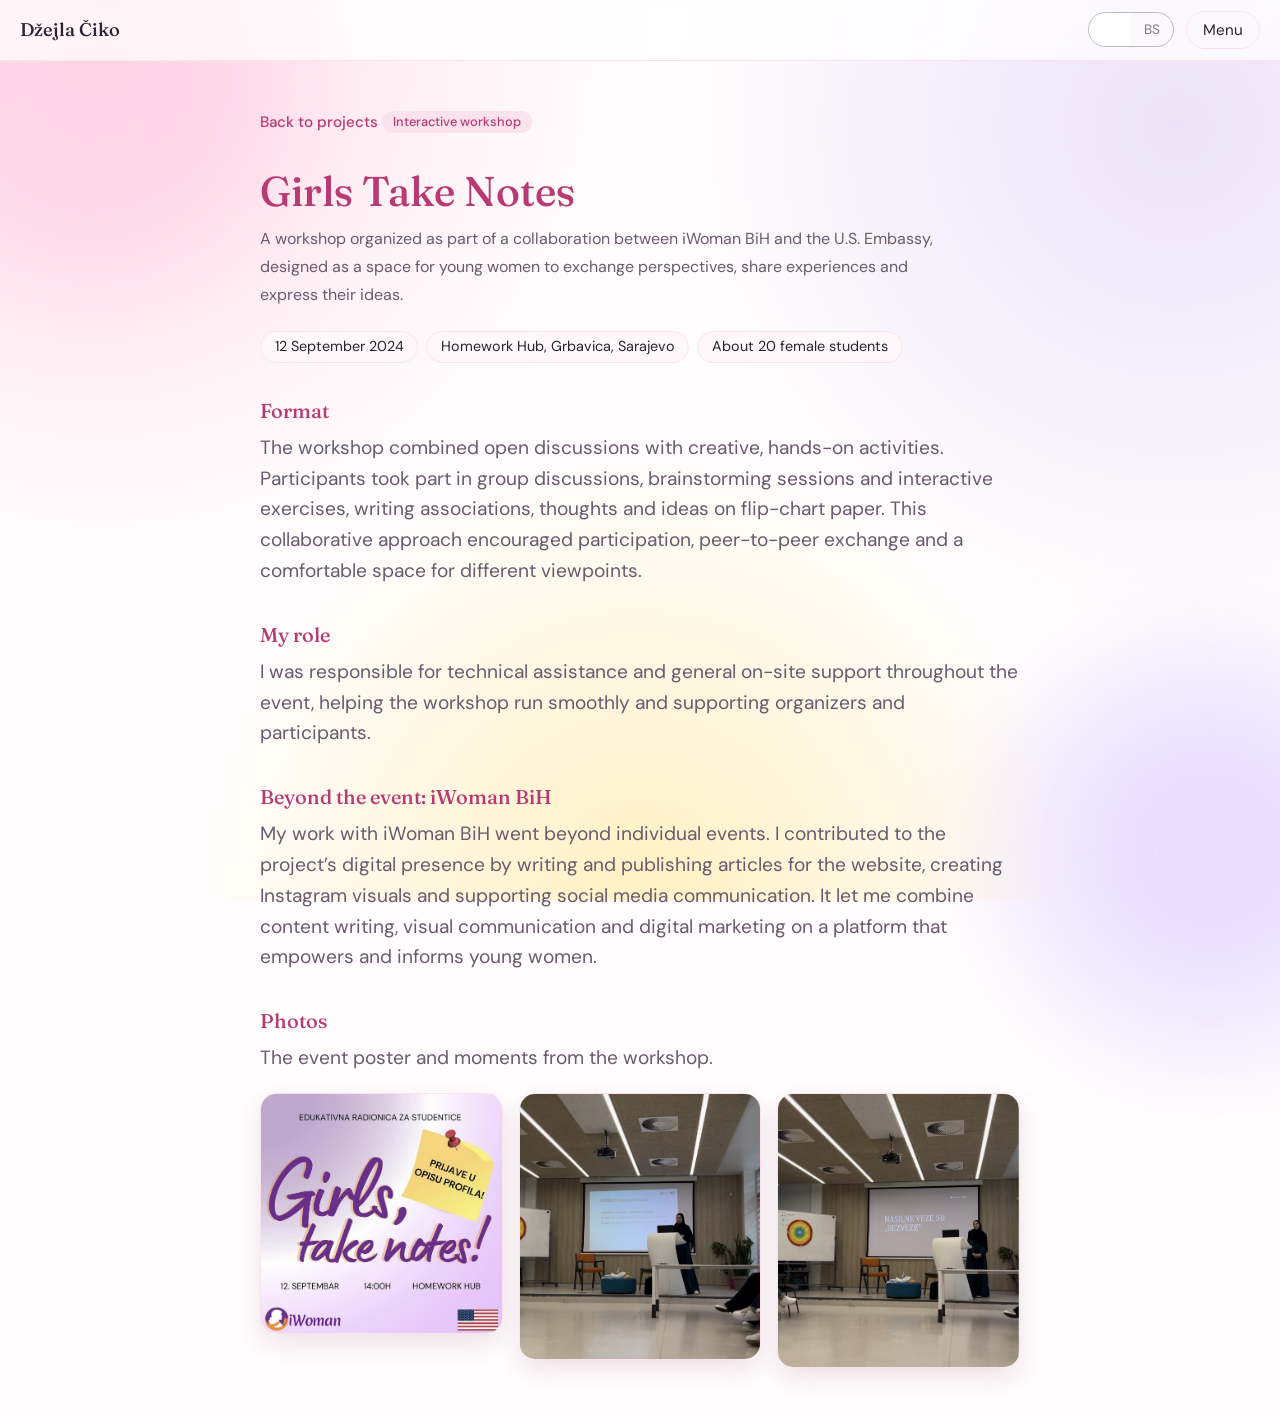
<file: girls-take-notes.html>
<!DOCTYPE html>
<html lang="en">
<head>
  <meta charset="utf-8">
  <meta name="viewport" content="width=device-width, initial-scale=1">
  <title>Girls Take Notes – Džejla Čiko</title>
  <link rel="stylesheet" href="https://fonts.googleapis.com/css2?family=Fraunces:ital,opsz,wght@0,9..144,500;1,9..144,500&family=DM+Sans:wght@400;500&display=swap">
  <link rel="stylesheet" href="style.css">
</head>
<body>
  <header class="bar">
    <a class="logo" href="index.html">Džejla Čiko</a>
    <details class="menu">
      <summary>Menu</summary>
      <div class="panel">
        <a href="index.html">Main page</a>
        <a href="projects.html">Projects</a>
        <a class="group" href="about.html">About me</a>
        <div class="sub">
          <a href="about.html#professional">Professional</a>
          <a href="about.html#personal">Personal</a>
        </div>
        <a href="index.html#contact">Contact</a>
      </div>
    </details>
  </header>

  <main class="page">
    <a class="back" href="projects.html">Back to projects</a>
    <span class="tag" data-bs="Interaktivna radionica">Interactive workshop</span>
    <h1>Girls Take Notes</h1>
    <p class="lede" data-bs="Radionica organizirana u sklopu saradnje iWoman BiH i Ambasade SAD-a, osmišljena kao prostor u kojem mlade žene mogu razmjenjivati perspektive, dijeliti iskustva i izražavati svoje ideje.">
      A workshop organized as part of a collaboration between iWoman BiH and the U.S. Embassy, designed as a space for young women to exchange perspectives, share experiences and express their ideas.
    </p>

    <ul class="facts">
      <li data-bs="12. septembar 2024.">12 September 2024</li>
      <li>Homework Hub, Grbavica, Sarajevo</li>
      <li data-bs="Oko 20 studentica">About 20 female students</li>
    </ul>

    <section class="blk">
      <h3 data-bs="Format">Format</h3>
      <p data-bs="Radionica je spojila otvorene diskusije s kreativnim, praktičnim aktivnostima. Učesnice su sudjelovale u grupnim diskusijama, brainstormingu i interaktivnim vježbama, upisujući asocijacije, misli i ideje na flip-chart papir. Ovakav pristup podstakao je učešće, razmjenu među vršnjakinjama i ugodan prostor za različita gledišta.">The workshop combined open discussions with creative, hands-on activities. Participants took part in group discussions, brainstorming sessions and interactive exercises, writing associations, thoughts and ideas on flip-chart paper. This collaborative approach encouraged participation, peer-to-peer exchange and a comfortable space for different viewpoints.</p>
    </section>

    <section class="blk">
      <h3 data-bs="Moja uloga">My role</h3>
      <p data-bs="Bila sam zadužena za tehničku pomoć i opću podršku na licu mjesta tokom cijelog događaja, pomažući da radionica protekne bez problema i podržavajući organizatore i učesnice.">I was responsible for technical assistance and general on-site support throughout the event, helping the workshop run smoothly and supporting organizers and participants.</p>
    </section>

    <section class="blk">
      <h3 data-bs="Mnogo više od događaja: iWoman BiH">Beyond the event: iWoman BiH</h3>
      <p data-bs="Moj rad s iWoman BiH nije bio ograničen na pojedinačne događaje. Doprinijela sam digitalnom prisustvu projekta pisanjem i objavljivanjem članaka za web stranicu, kreiranjem Instagram vizuala i podrškom komunikaciji na društvenim mrežama. To mi je omogućilo da spojim pisanje sadržaja, vizualnu komunikaciju i digitalni marketing na platformi koja osnažuje i informira mlade žene.">My work with iWoman BiH went beyond individual events. I contributed to the project’s digital presence by writing and publishing articles for the website, creating Instagram visuals and supporting social media communication. It let me combine content writing, visual communication and digital marketing on a platform that empowers and informs young women.</p>
    </section>

    <section class="blk">
      <h3 data-bs="Fotografije">Photos</h3>
      <p data-bs="Plakat događaja i trenuci s radionice.">The event poster and moments from the workshop.</p>
      <div class="shots cols3">
        <a class="shot" href="images/gtn-1.jpg" target="_blank" rel="noopener">
          <img src="images/gtn-1.jpg" alt="Girls, take notes! workshop poster by iWoman BiH" loading="lazy">
        </a>
        <a class="shot" href="images/gtn-2.jpg" target="_blank" rel="noopener">
          <img src="images/gtn-2.jpg" alt="Workshop presentation: group exercise on expectations" loading="lazy">
        </a>
        <a class="shot" href="images/gtn-3.jpg" target="_blank" rel="noopener">
          <img src="images/gtn-3.jpg" alt="Workshop presentation on abusive relationships" loading="lazy">
        </a>
      </div>
    </section>
  </main>

  <script src="lang.js" defer></script>
  <script src="script.js" defer></script>
</body>
</html>
</file>
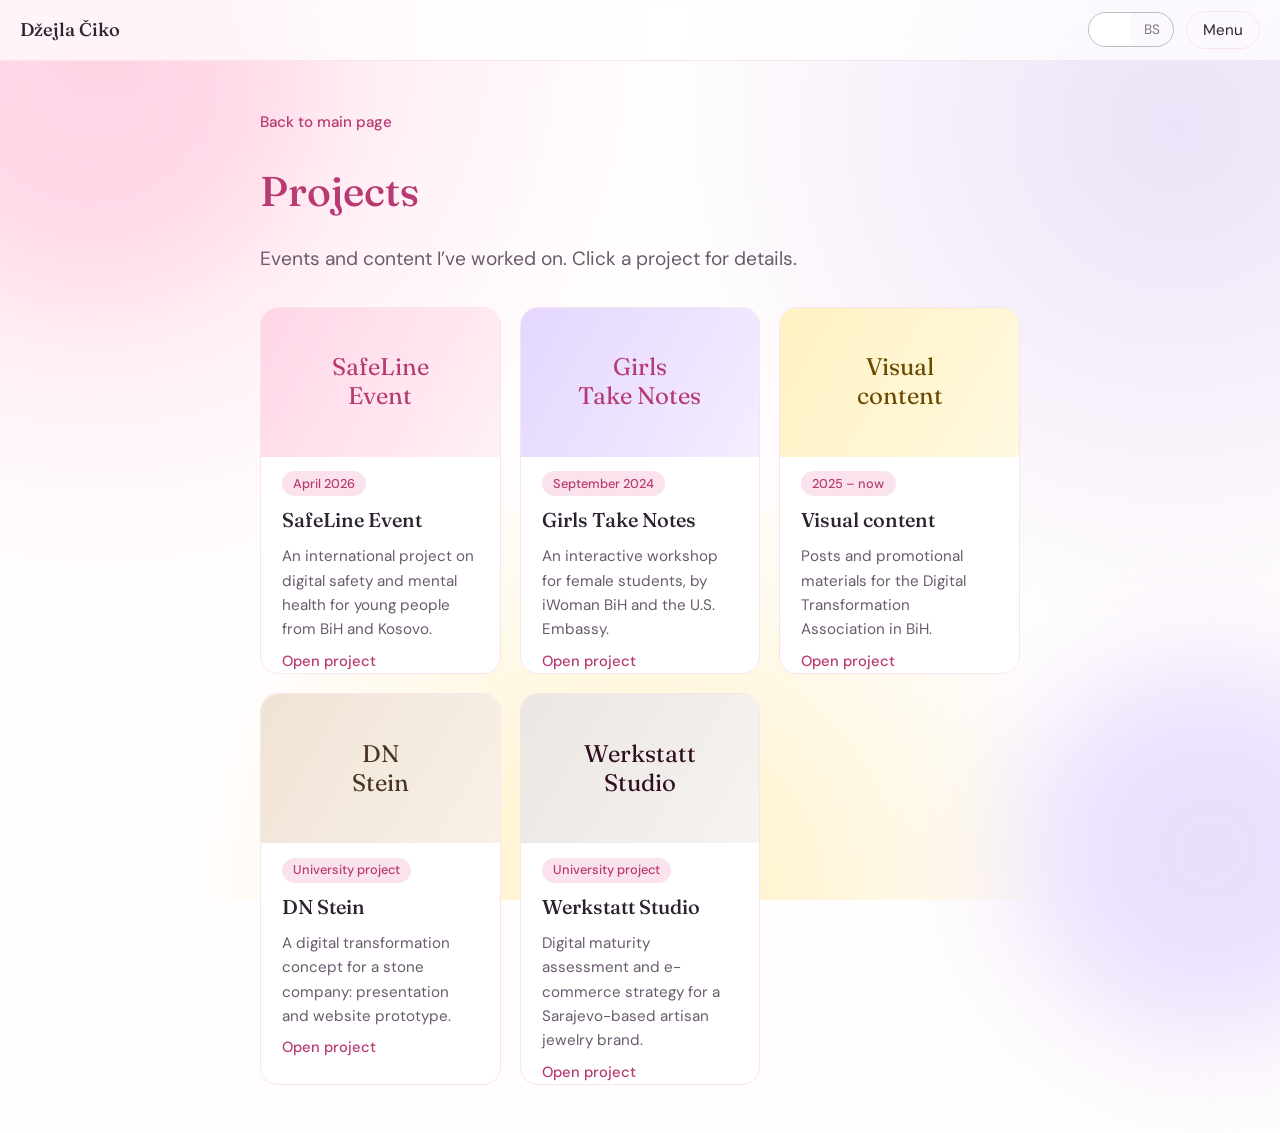
<file: projects.html>
<!DOCTYPE html>
<html lang="en">
<head>
  <meta charset="utf-8">
  <meta name="viewport" content="width=device-width, initial-scale=1">
  <title>Projects – Džejla Čiko</title>
  <link rel="stylesheet" href="https://fonts.googleapis.com/css2?family=Fraunces:ital,opsz,wght@0,9..144,500;1,9..144,500&family=DM+Sans:wght@400;500&display=swap">
  <link rel="stylesheet" href="style.css">
</head>
<body>
  <header class="bar">
    <a class="logo" href="index.html">Džejla Čiko</a>
    <details class="menu">
      <summary>Menu</summary>
      <div class="panel">
        <a href="index.html">Main page</a>
        <a href="projects.html">Projects</a>
        <a class="group" href="about.html">About me</a>
        <div class="sub">
          <a href="about.html#professional">Professional</a>
          <a href="about.html#personal">Personal</a>
        </div>
        <a href="index.html#contact">Contact</a>
      </div>
    </details>
  </header>

  <main class="page">
    <a class="back" href="index.html">Back to main page</a>
    <h1 data-bs="Projekti">Projects</h1>
    <p class="intro" data-bs="Događaji i sadržaj na kojima sam radila. Klikni na projekat za detalje.">Events and content I’ve worked on. Click a project for details.</p>

    <div class="cards">
      <a class="card" href="safeline.html">
        <div class="vis v1">SafeLine<br>Event</div>
        <span class="tag">April 2026</span>
        <h3>SafeLine Event</h3>
        <p data-bs="Međunarodni projekat o digitalnoj sigurnosti i mentalnom zdravlju mladih iz BiH i Kosova.">An international project on digital safety and mental health for young people from BiH and Kosovo.</p>
        <span class="go" data-bs="Otvori projekat">Open project</span>
      </a>

      <a class="card" href="girls-take-notes.html">
        <div class="vis v2">Girls<br>Take Notes</div>
        <span class="tag" data-bs="Septembar 2024">September 2024</span>
        <h3>Girls Take Notes</h3>
        <p data-bs="Interaktivna radionica za studentice, u organizaciji iWoman BiH i Ambasade SAD-a.">An interactive workshop for female students, by iWoman BiH and the U.S. Embassy.</p>
        <span class="go" data-bs="Otvori projekat">Open project</span>
      </a>

      <a class="card" href="visual-content.html">
        <div class="vis v3">Visual<br>content</div>
        <span class="tag" data-bs="2025 – danas">2025 – now</span>
        <h3 data-bs="Vizualni sadržaj">Visual content</h3>
        <p data-bs="Objave i promotivni materijali za Udruženje za digitalnu transformaciju u BiH.">Posts and promotional materials for the Digital Transformation Association in BiH.</p>
        <span class="go" data-bs="Otvori projekat">Open project</span>
      </a>

      <a class="card" href="dn-stein.html">
        <div class="vis v4">DN<br>Stein</div>
        <span class="tag" data-bs="Univerzitetski projekat">University project</span>
        <h3>DN Stein</h3>
        <p data-bs="Koncept digitalne transformacije za kompaniju za obradu kamena: prezentacija i prototip web stranice.">A digital transformation concept for a stone company: presentation and website prototype.</p>
        <span class="go" data-bs="Otvori projekat">Open project</span>
      </a>

      <a class="card" href="werkstatt.html">
        <div class="vis v5">Werkstatt<br>Studio</div>
        <span class="tag" data-bs="Univerzitetski projekat">University project</span>
        <h3>Werkstatt Studio</h3>
        <p data-bs="Procjena digitalne zrelosti i e-commerce strategija za sarajevski brend ručno rađenog nakita.">Digital maturity assessment and e-commerce strategy for a Sarajevo-based artisan jewelry brand.</p>
        <span class="go" data-bs="Otvori projekat">Open project</span>
      </a>
    </div>
  </main>

  <script src="lang.js" defer></script>
  <script src="script.js" defer></script>
</body>
</html>
</file>
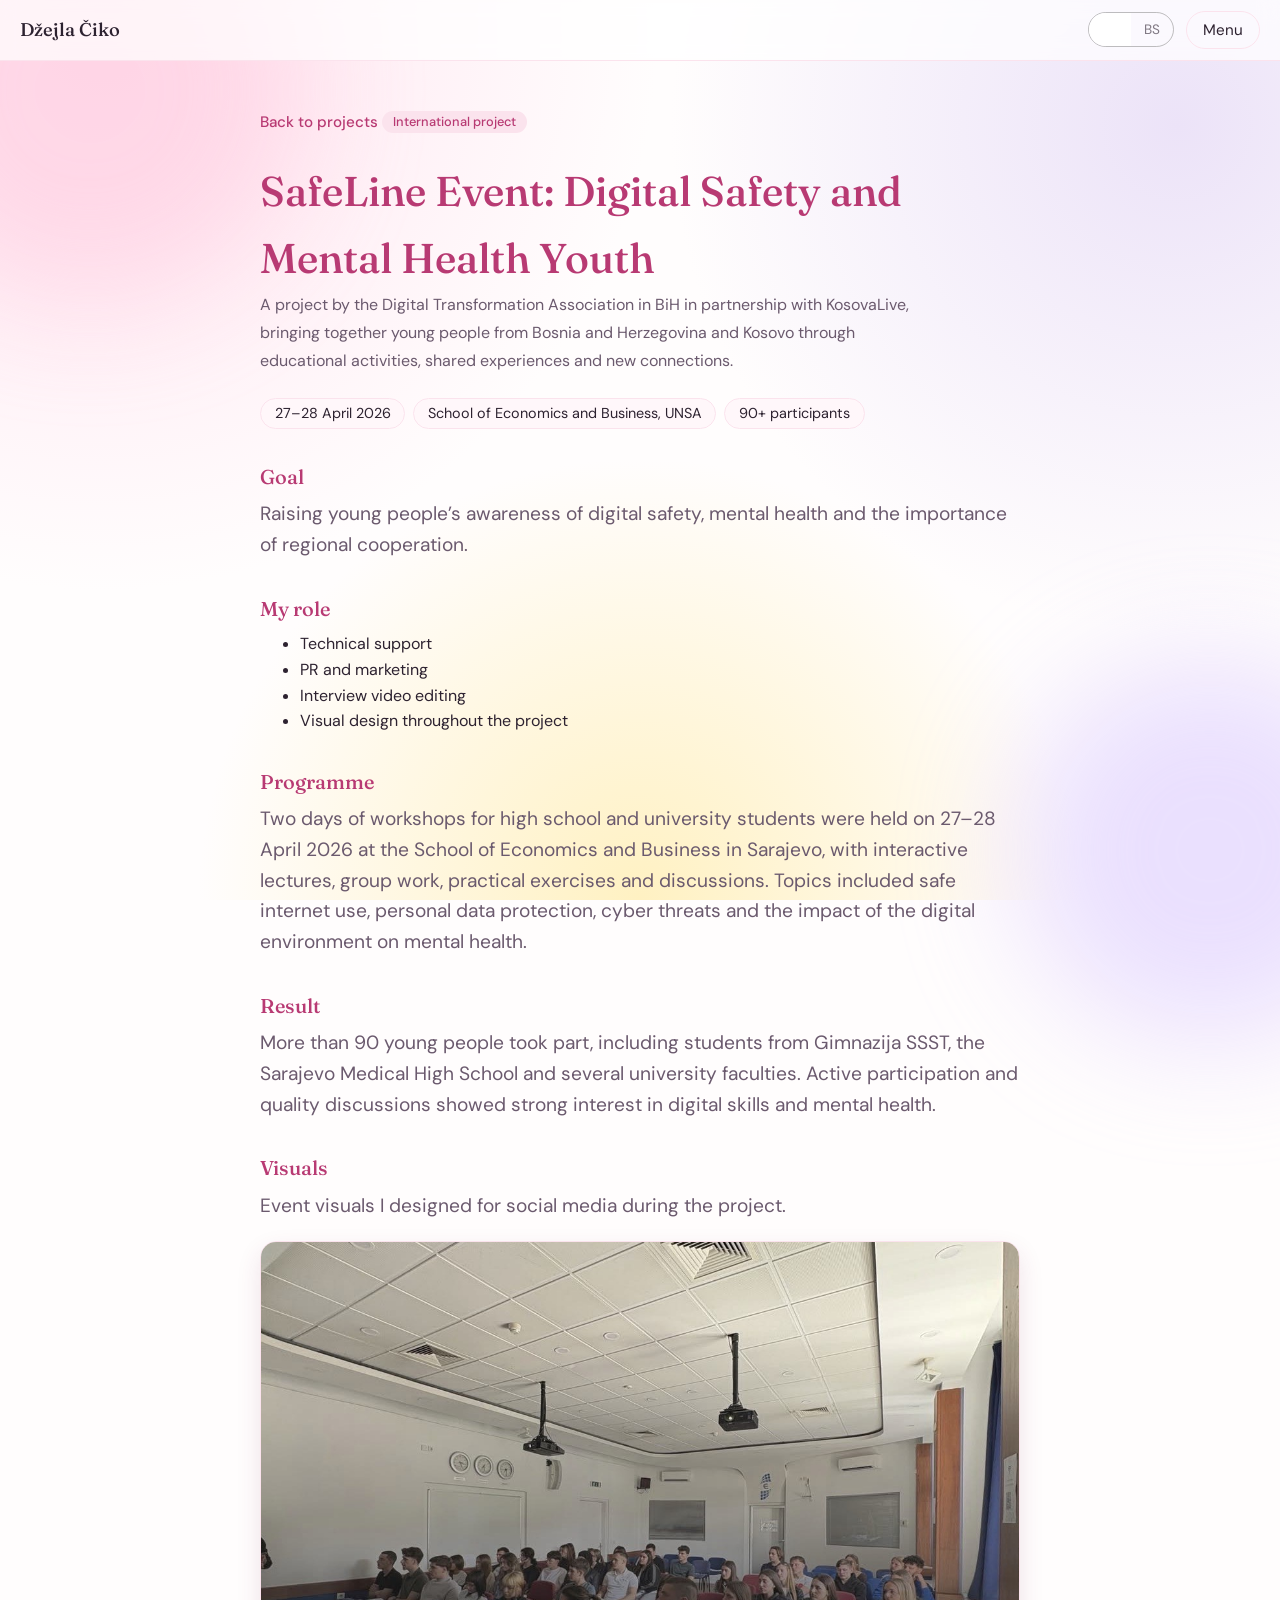
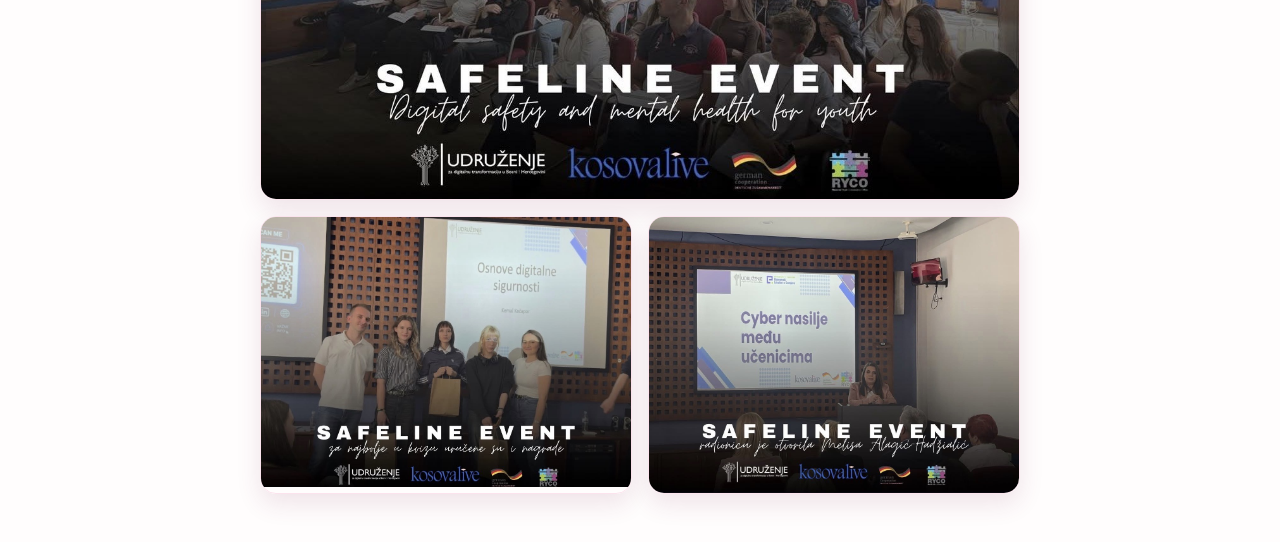
<file: safeline.html>
<!DOCTYPE html>
<html lang="en">
<head>
  <meta charset="utf-8">
  <meta name="viewport" content="width=device-width, initial-scale=1">
  <title>SafeLine Event – Džejla Čiko</title>
  <link rel="stylesheet" href="https://fonts.googleapis.com/css2?family=Fraunces:ital,opsz,wght@0,9..144,500;1,9..144,500&family=DM+Sans:wght@400;500&display=swap">
  <link rel="stylesheet" href="style.css">
</head>
<body>
  <header class="bar">
    <a class="logo" href="index.html">Džejla Čiko</a>
    <details class="menu">
      <summary>Menu</summary>
      <div class="panel">
        <a href="index.html">Main page</a>
        <a href="projects.html">Projects</a>
        <a class="group" href="about.html">About me</a>
        <div class="sub">
          <a href="about.html#professional">Professional</a>
          <a href="about.html#personal">Personal</a>
        </div>
        <a href="index.html#contact">Contact</a>
      </div>
    </details>
  </header>

  <main class="page">
    <a class="back" href="projects.html">Back to projects</a>
    <span class="tag" data-bs="Međunarodni projekat">International project</span>
    <h1 data-bs="SafeLine Event: Digitalna sigurnost i mentalno zdravlje mladih">SafeLine Event: Digital Safety and Mental Health Youth</h1>
    <p class="lede" data-bs="Projekat Udruženja za digitalnu transformaciju u BiH u partnerstvu s KosovaLive, koji kroz edukativne aktivnosti, zajednička iskustva i nova poznanstva okuplja mlade iz Bosne i Hercegovine i Kosova.">
      A project by the Digital Transformation Association in BiH in partnership with KosovaLive, bringing together young people from Bosnia and Herzegovina and Kosovo through educational activities, shared experiences and new connections.
    </p>

    <ul class="facts">
      <li data-bs="27–28. april 2026.">27–28 April 2026</li>
      <li data-bs="Ekonomski fakultet, UNSA">School of Economics and Business, UNSA</li>
      <li data-bs="90+ učesnika">90+ participants</li>
    </ul>

    <section class="blk">
      <h3 data-bs="Cilj">Goal</h3>
      <p data-bs="Podizanje svijesti mladih o digitalnoj sigurnosti, mentalnom zdravlju i važnosti regionalne saradnje.">Raising young people’s awareness of digital safety, mental health and the importance of regional cooperation.</p>
    </section>

    <section class="blk">
      <h3 data-bs="Moja uloga">My role</h3>
      <ul>
        <li data-bs="Tehnička podrška">Technical support</li>
        <li data-bs="PR i marketing">PR and marketing</li>
        <li data-bs="Montaža video intervjua">Interview video editing</li>
        <li data-bs="Vizualni dizajn kroz cijeli projekat">Visual design throughout the project</li>
      </ul>
    </section>

    <section class="blk">
      <h3 data-bs="Program">Programme</h3>
      <p data-bs="Dvodnevne radionice za srednjoškolce i studente održane su 27–28. aprila 2026. na Ekonomskom fakultetu u Sarajevu, uz interaktivna predavanja, grupni rad, praktične vježbe i diskusije. Teme su uključivale sigurno korištenje interneta, zaštitu ličnih podataka, cyber prijetnje i utjecaj digitalnog okruženja na mentalno zdravlje.">Two days of workshops for high school and university students were held on 27–28 April 2026 at the School of Economics and Business in Sarajevo, with interactive lectures, group work, practical exercises and discussions. Topics included safe internet use, personal data protection, cyber threats and the impact of the digital environment on mental health.</p>
    </section>

    <section class="blk">
      <h3 data-bs="Rezultat">Result</h3>
      <p data-bs="Učestvovalo je više od 90 mladih, uključujući učenike Gimnazije SSST, Srednje medicinske škole u Sarajevu i studente nekoliko univerzitetskih fakulteta. Aktivno učešće i kvalitetne diskusije pokazali su veliko interesovanje za digitalne vještine i mentalno zdravlje.">More than 90 young people took part, including students from Gimnazija SSST, the Sarajevo Medical High School and several university faculties. Active participation and quality discussions showed strong interest in digital skills and mental health.</p>
    </section>

    <section class="blk">
      <h3 data-bs="Vizuali">Visuals</h3>
      <p data-bs="Vizuali za društvene mreže koje sam dizajnirala tokom projekta.">Event visuals I designed for social media during the project.</p>
      <div class="shots">
        <a class="shot wide" href="images/safeline-1.jpg" target="_blank" rel="noopener">
          <img src="images/safeline-1.jpg" alt="SafeLine Event visual: participants in the lecture hall" loading="lazy">
        </a>
        <a class="shot" href="images/safeline-2.jpg" target="_blank" rel="noopener">
          <img src="images/safeline-2.jpg" alt="SafeLine Event visual: quiz winners with prizes" loading="lazy">
        </a>
        <a class="shot" href="images/safeline-3.jpg" target="_blank" rel="noopener">
          <img src="images/safeline-3.jpg" alt="SafeLine Event visual: workshop opening, Cyber nasilje među učenicima" loading="lazy">
        </a>
      </div>
    </section>
  </main>

  <script src="lang.js" defer></script>
  <script src="script.js" defer></script>
</body>
</html>
</file>
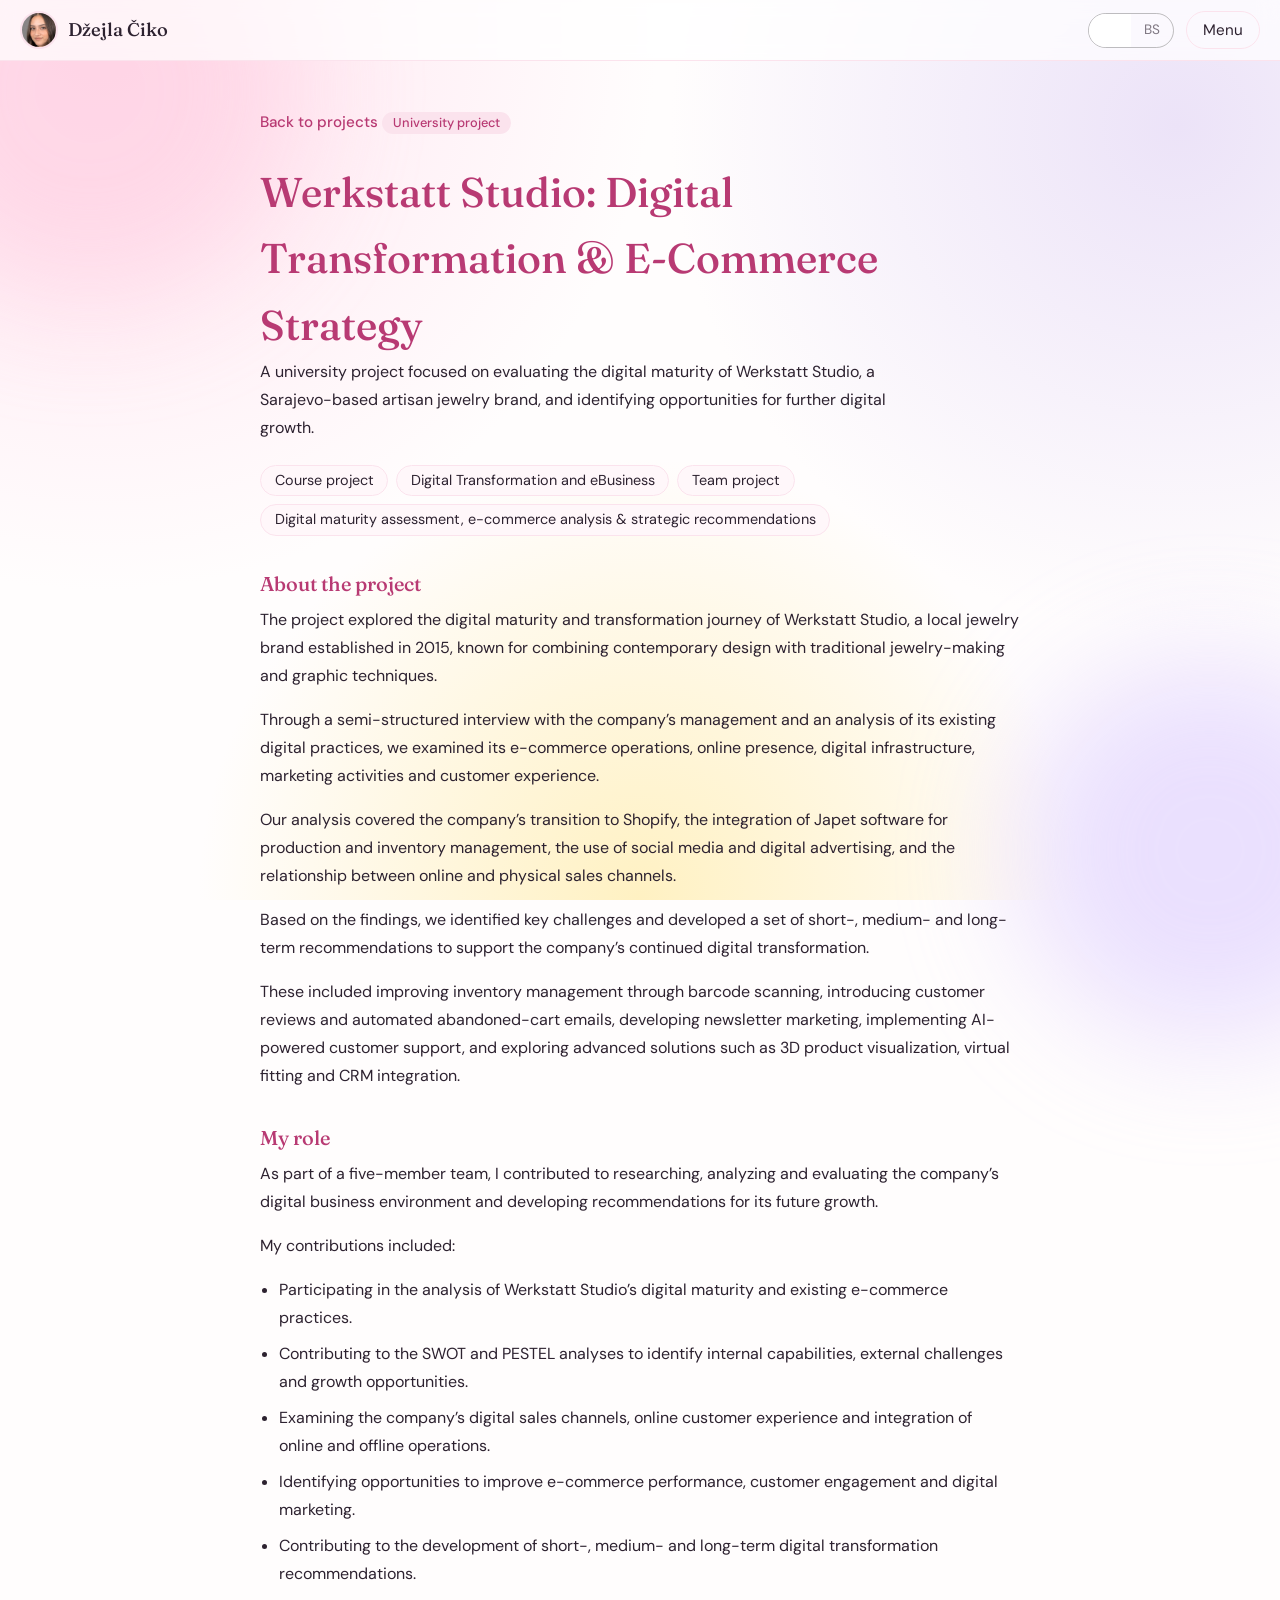
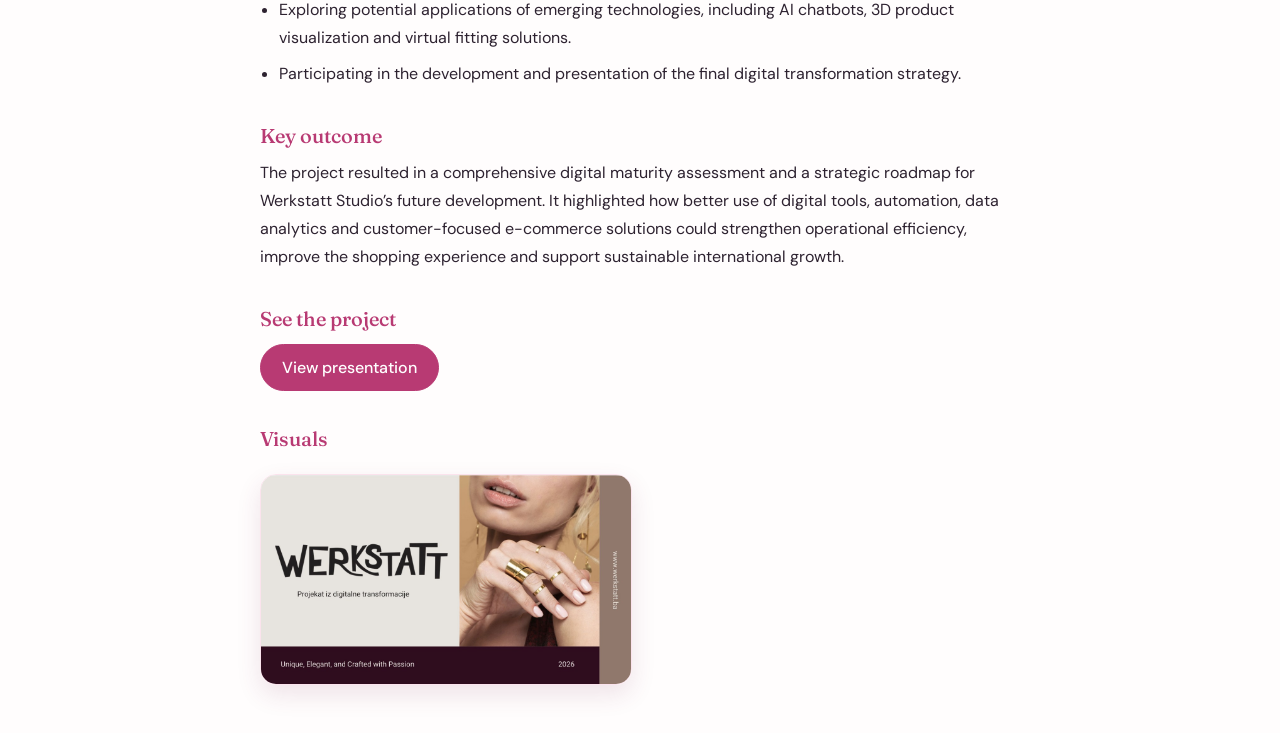
<file: werkstatt.html>
<!DOCTYPE html>
<html lang="en">
<head>
  <meta charset="utf-8">
  <meta name="viewport" content="width=device-width, initial-scale=1">
  <title>Werkstatt Studio – Džejla Čiko</title>
  <link rel="stylesheet" href="https://fonts.googleapis.com/css2?family=Fraunces:ital,opsz,wght@0,9..144,500;1,9..144,500&family=DM+Sans:wght@400;500&display=swap">
  <link rel="stylesheet" href="style.css">
</head>
<body>
  <header class="bar">
    <a class="logo" href="index.html">
      <span class="mini" style="--img:url('images/me.jpg')"></span>
      Džejla Čiko
    </a>
    <details class="menu">
      <summary>Menu</summary>
      <div class="panel">
        <a href="index.html">Main page</a>
        <a href="projects.html">Projects</a>
        <a class="group" href="about.html">About me</a>
        <div class="sub">
          <a href="about.html#professional">Professional</a>
          <a href="about.html#personal">Personal</a>
        </div>
        <a href="index.html#contact">Contact</a>
      </div>
    </details>
  </header>

  <main class="page plain">
    <a class="back" href="projects.html">Back to projects</a>
    <span class="tag" data-bs="Univerzitetski projekat">University project</span>
    <h1 data-bs="Werkstatt Studio: Digitalna transformacija i e-commerce strategija">Werkstatt Studio: Digital Transformation &amp; E-Commerce Strategy</h1>
    <p class="lede" data-bs="Univerzitetski projekat usmjeren na procjenu digitalne zrelosti Werkstatt Studija, sarajevskog brenda ručno rađenog nakita, i identifikaciju mogućnosti za daljnji digitalni rast.">A university project focused on evaluating the digital maturity of Werkstatt Studio, a Sarajevo-based artisan jewelry brand, and identifying opportunities for further digital growth.</p>

    <ul class="facts">
      <li data-bs="Projekat iz kursa">Course project</li>
      <li data-bs="Digitalna transformacija i eBusiness">Digital Transformation and eBusiness</li>
      <li data-bs="Timski projekat">Team project</li>
      <li data-bs="Procjena digitalne zrelosti, e-commerce analiza i strateške preporuke">Digital maturity assessment, e-commerce analysis &amp; strategic recommendations</li>
    </ul>

    <section class="blk">
      <h3 data-bs="O projektu">About the project</h3>
      <p data-bs="Projekat je istražio digitalnu zrelost i put digitalne transformacije Werkstatt Studija, lokalnog brenda nakita osnovanog 2015. godine, poznatog po spoju savremenog dizajna s tradicionalnim tehnikama izrade nakita i grafike.">The project explored the digital maturity and transformation journey of Werkstatt Studio, a local jewelry brand established in 2015, known for combining contemporary design with traditional jewelry-making and graphic techniques.</p>
      <p data-bs="Kroz polustrukturirani intervju s upravom kompanije i analizu postojećih digitalnih praksi, ispitali smo njeno e-commerce poslovanje, online prisustvo, digitalnu infrastrukturu, marketinške aktivnosti i iskustvo kupaca.">Through a semi-structured interview with the company’s management and an analysis of its existing digital practices, we examined its e-commerce operations, online presence, digital infrastructure, marketing activities and customer experience.</p>
      <p data-bs="Naša analiza obuhvatila je prelazak kompanije na Shopify, integraciju softvera Japet za upravljanje proizvodnjom i zalihama, korištenje društvenih mreža i digitalnog oglašavanja te odnos između online i fizičkih prodajnih kanala.">Our analysis covered the company’s transition to Shopify, the integration of Japet software for production and inventory management, the use of social media and digital advertising, and the relationship between online and physical sales channels.</p>
      <p data-bs="Na osnovu nalaza identificirali smo ključne izazove i razvili set kratkoročnih, srednjoročnih i dugoročnih preporuka za podršku daljnjoj digitalnoj transformaciji kompanije.">Based on the findings, we identified key challenges and developed a set of short-, medium- and long-term recommendations to support the company’s continued digital transformation.</p>
      <p data-bs="One su uključivale unapređenje upravljanja zalihama putem skeniranja barkodova, uvođenje recenzija kupaca i automatiziranih e-mailova o napuštenoj korpi, razvoj newsletter marketinga, implementaciju korisničke podrške zasnovane na vještačkoj inteligenciji te istraživanje naprednih rješenja kao što su 3D vizualizacija proizvoda, virtualno probanje i CRM integracija.">These included improving inventory management through barcode scanning, introducing customer reviews and automated abandoned-cart emails, developing newsletter marketing, implementing AI-powered customer support, and exploring advanced solutions such as 3D product visualization, virtual fitting and CRM integration.</p>
    </section>

    <section class="blk">
      <h3 data-bs="Moja uloga">My role</h3>
      <p data-bs="Kao članica petočlanog tima, doprinijela sam istraživanju, analizi i evaluaciji digitalnog poslovnog okruženja kompanije te razvoju preporuka za njen budući rast.">As part of a five-member team, I contributed to researching, analyzing and evaluating the company’s digital business environment and developing recommendations for its future growth.</p>
      <p data-bs="Moj doprinos uključivao je:">My contributions included:</p>
      <ul>
        <li data-bs="Učešće u analizi digitalne zrelosti Werkstatt Studija i postojećih e-commerce praksi.">Participating in the analysis of Werkstatt Studio’s digital maturity and existing e-commerce practices.</li>
        <li data-bs="Doprinos SWOT i PESTEL analizama radi identifikacije internih kapaciteta, vanjskih izazova i mogućnosti za rast.">Contributing to the SWOT and PESTEL analyses to identify internal capabilities, external challenges and growth opportunities.</li>
        <li data-bs="Ispitivanje digitalnih prodajnih kanala kompanije, online iskustva kupaca i integracije online i offline poslovanja.">Examining the company’s digital sales channels, online customer experience and integration of online and offline operations.</li>
        <li data-bs="Identifikaciju mogućnosti za unapređenje e-commerce performansi, angažmana kupaca i digitalnog marketinga.">Identifying opportunities to improve e-commerce performance, customer engagement and digital marketing.</li>
        <li data-bs="Doprinos razvoju kratkoročnih, srednjoročnih i dugoročnih preporuka za digitalnu transformaciju.">Contributing to the development of short-, medium- and long-term digital transformation recommendations.</li>
        <li data-bs="Istraživanje mogućih primjena novih tehnologija, uključujući AI chatbotove, 3D vizualizaciju proizvoda i rješenja za virtualno probanje.">Exploring potential applications of emerging technologies, including AI chatbots, 3D product visualization and virtual fitting solutions.</li>
        <li data-bs="Učešće u razvoju i prezentaciji konačne strategije digitalne transformacije.">Participating in the development and presentation of the final digital transformation strategy.</li>
      </ul>
    </section>

    <section class="blk">
      <h3 data-bs="Ključni rezultat">Key outcome</h3>
      <p data-bs="Projekat je rezultirao sveobuhvatnom procjenom digitalne zrelosti i strateškim planom za budući razvoj Werkstatt Studija. Istaknuo je kako bolje korištenje digitalnih alata, automatizacije, analitike podataka i e-commerce rješenja usmjerenih na kupca može ojačati operativnu efikasnost, unaprijediti iskustvo kupovine i podržati održiv međunarodni rast.">The project resulted in a comprehensive digital maturity assessment and a strategic roadmap for Werkstatt Studio’s future development. It highlighted how better use of digital tools, automation, data analytics and customer-focused e-commerce solutions could strengthen operational efficiency, improve the shopping experience and support sustainable international growth.</p>
    </section>

    <section class="blk">
      <h3 data-bs="Pogledaj projekat">See the project</h3>
      <div class="linkrow">
        <a class="btn main" href="https://canva.link/9d9es6zxe0dl1zo" target="_blank" rel="noopener" data-bs="Pogledaj prezentaciju">View presentation</a>
      </div>
    </section>

    <section class="blk">
      <h3 data-bs="Vizuali">Visuals</h3>
      <div class="shots">
        <a class="shot" href="images/werkstatt-cover.jpg">
          <img src="images/werkstatt-cover.jpg" alt="Werkstatt Studio presentation cover slide: digital transformation project, 2026" loading="lazy">
        </a>
      </div>
    </section>
  </main>

  <script src="lang.js" defer></script>
  <script src="script.js" defer></script>
</body>
</html>
</file>
<file: style.css>
@import url("https://fonts.googleapis.com/css2?family=Caveat:wght@500;700&display=swap");
:root {
  --bg: #ffffff;
  --ink: #2d2230;
  --muted: #6b5a6e;
  --berry: #b83a73;
  --blush: #fbe3ed;
  --serif: "Fraunces", Georgia, serif;
  --sans: "DM Sans", system-ui, sans-serif;
}

body {
  margin: 0;
  background: var(--bg);
  color: var(--ink);
  font-family: var(--sans);
  line-height: 1.6;
}

.hero {
  text-align: center;
  padding: 6rem 1.25rem;
}

h1 {
  font-family: var(--serif);
  font-weight: 500;
  font-size: 4rem;
  color: var(--berry);
  margin: 0;
}

p {
  font-size: 1.2rem;
  color: var(--muted);
}
.tagline {
  font-family: var(--serif);
  font-style: italic;
  font-size: 1.6rem;
  color: var(--ink);
  margin: 0.5rem 0 0;
}

.desc {
  max-width: 60ch;
  margin: 1.5rem auto 0;
  font-size: 1.05rem;
}

.btns {
  display: flex;
  gap: 0.7rem;
  justify-content: center;
  flex-wrap: wrap;
  margin-top: 2rem;
}

.btn {
  padding: 0.6rem 1.3rem;
  border-radius: 999px;
  border: 1.5px solid var(--berry);
  text-decoration: none;
  font-weight: 500;
  color: var(--berry);
}

.btn:hover { background: var(--blush); }
.btn.main { background: var(--berry); color: #fff; }
.btn.main:hover { background: #9c2f60; }
.bar {
  position: sticky;
  top: 0;
  z-index: 10;
  display: flex;
  justify-content: space-between;
  align-items: center;
  padding: 0.7rem 1.25rem;
  background: var(--bg);
  border-bottom: 1px solid var(--blush);
}

.logo {
  font-family: var(--serif);
  font-size: 1.15rem;
  font-weight: 500;
  color: var(--ink);
  text-decoration: none;
}

.menu { position: relative; }

.menu summary {
  list-style: none;
  cursor: pointer;
  padding: 0.35rem 1rem;
  border: 1px solid var(--blush);
  border-radius: 999px;
  font-size: 0.95rem;
}
.menu summary::-webkit-details-marker { display: none; }

.panel {
  position: absolute;
  right: 0;
  top: calc(100% + 0.5rem);
  min-width: 200px;
  padding: 0.5rem;
  background: var(--bg);
  border: 1px solid var(--blush);
  border-radius: 14px;
  box-shadow: 0 10px 30px rgba(120, 40, 80, 0.12);
}

.panel a {
  display: block;
  padding: 0.45rem 0.8rem;
  border-radius: 8px;
  color: var(--ink);
  text-decoration: none;
}
.panel a:hover { background: var(--blush); }

.panel .group {
  color: var(--berry);
  font-family: var(--serif);
  font-weight: 500;
}
.panel .sub a { padding-left: 1.6rem; }
html { scroll-padding-top: 4.5rem; scroll-behavior: smooth; }

.page { max-width: 760px; margin: 0 auto; padding: 3rem 1.25rem; }
.page h1 { font-size: 2.6rem; }

h2 {
  font-family: var(--serif);
  font-weight: 500;
  font-size: 1.8rem;
  margin: 2.5rem 0 0.5rem;
}

.contact { text-align: center; padding: 3.5rem 1.25rem; background: #fff7fa; }
.contact h2 { margin: 0; }
/* ---------- project cards ---------- */
.intro { color: var(--muted); }

.cards {
  display: grid;
  grid-template-columns: repeat(auto-fit, minmax(240px, 1fr));
  gap: 1.2rem;
  margin-top: 2rem;
}

.card {
  display: flex;
  flex-direction: column;
  gap: 0.5rem;
  overflow: hidden;
  border: 1px solid var(--blush);
  border-radius: 18px;
  background: var(--bg);
  color: var(--ink);
  text-decoration: none;
  transition: transform 0.25s ease, box-shadow 0.25s ease, border-color 0.25s ease;
}
.card > :not(.vis) { margin: 0 1.3rem; }
.card h3 { font-family: var(--serif); font-weight: 500; font-size: 1.25rem; margin-top: 0.2rem; }
.card p { font-size: 0.95rem; margin-top: 0; }

.vis {
  aspect-ratio: 16 / 10;
  display: grid;
  place-items: center;
  text-align: center;
  font-family: var(--serif);
  font-size: 1.5rem;
  line-height: 1.2;
  color: var(--berry);
  margin-bottom: 0.4rem;
  transition: transform 0.4s ease;
}
.v1 { background: #fbe3ed; }
.v2 { background: #ece3f8; }
.v3 { background: #fff1c2; color: #6b4a00; }

.tag {
  align-self: flex-start;
  background: var(--blush);
  color: var(--berry);
  font-size: 0.8rem;
  font-weight: 500;
  padding: 0.15rem 0.7rem;
  border-radius: 999px;
}

.go {
  align-self: flex-start;
  color: var(--berry);
  font-weight: 500;
  font-size: 0.92rem;
  margin-bottom: 1.3rem;
  transition: transform 0.25s ease;
}

/* ---------- hover effects ---------- */
.card:hover {
  transform: translateY(-6px);
  border-color: var(--berry);
  box-shadow: 0 14px 30px rgba(184, 58, 115, 0.15);
}
.card:hover .vis { transform: scale(1.06); }
.card:hover .go { transform: translateX(6px); }

.btn { transition: transform 0.2s ease, box-shadow 0.2s ease, background 0.2s ease; }
.btn:hover { transform: translateY(-2px); box-shadow: 0 6px 16px rgba(184, 58, 115, 0.2); }

.logo { transition: color 0.2s ease; }
.logo:hover { color: var(--berry); }

.menu summary { transition: background 0.2s ease, border-color 0.2s ease; }
.menu summary:hover { background: var(--blush); border-color: var(--berry); }

.panel a { transition: background 0.2s ease, padding-left 0.2s ease; }
.panel a:hover { padding-left: 1.1rem; }
.panel .sub a:hover { padding-left: 1.9rem; }

/* ---------- entrance animations ---------- */
@keyframes rise {
  from { opacity: 0; transform: translateY(14px); }
  to   { opacity: 1; transform: none; }
}
@keyframes drop {
  from { opacity: 0; transform: translateY(-6px); }
  to   { opacity: 1; transform: none; }
}
.hero { animation: rise 0.8s ease both; }
.menu[open] .panel { animation: drop 0.25s ease; }

/* respect people who turn animations off */
@media (prefers-reduced-motion: reduce) {
  * { animation: none !important; transition: none !important; }
}
/* ---------- project page ---------- */
.back {
  display: inline-block;
  margin-bottom: 1.5rem;
  color: var(--berry);
  text-decoration: none;
  font-weight: 500;
  font-size: 0.95rem;
  transition: transform 0.2s ease;
}
.back:hover { transform: translateX(-4px); }

.lede { font-size: 1.1rem; color: var(--muted); max-width: 62ch; }

.facts {
  display: flex;
  flex-wrap: wrap;
  gap: 0.5rem;
  list-style: none;
  padding: 0;
  margin: 1.4rem 0 0;
}
.facts li {
  border: 1px solid var(--blush);
  background: #fff7fa;
  border-radius: 999px;
  padding: 0.2rem 0.85rem;
  font-size: 0.9rem;
}

.blk { margin-top: 2rem; }
.blk h3 {
  font-family: var(--serif);
  font-weight: 500;
  font-size: 1.25rem;
  color: var(--berry);
  margin: 0 0 0.4rem;
}
.blk p, .blk ul { max-width: 64ch; margin-top: 0; }

.todo {
  display: inline-block;
  background: #fff1c2;
  color: #4a3200;
  padding: 0.1rem 0.5rem;
  border-radius: 6px;
}
.gallery {
  display: grid;
  grid-template-columns: repeat(auto-fit, minmax(160px, 1fr));
  gap: 0.8rem;
  margin-top: 1rem;
}
.tile {
  aspect-ratio: 4 / 5;
  display: grid;
  place-items: center;
  text-align: center;
  padding: 0.6rem;
  border: 1.5px dashed var(--berry);
  border-radius: 14px;
  background: #fff7fa;
  color: var(--muted);
  font-size: 0.9rem;
  transition: transform 0.25s ease, background 0.25s ease;
}
.tile:hover { transform: translateY(-4px); background: var(--blush); }
/* ---------- timeline ---------- */
.tl {
  list-style: none;
  padding: 0;
  margin: 0.8rem 0 0;
  border-left: 1.5px solid var(--berry);
}
.tl li {
  position: relative;
  padding: 0 0 1.1rem 1.2rem;
  max-width: 64ch;
}
.tl li::before {
  content: "";
  position: absolute;
  left: -5.5px;
  top: 0.55rem;
  width: 9px;
  height: 9px;
  border-radius: 50%;
  background: var(--bg);
  border: 1.5px solid var(--berry);
  transition: background 0.2s ease, transform 0.2s ease;
}
.tl li:hover::before { background: var(--berry); transform: scale(1.3); }
.tl b { display: block; font-weight: 500; }
.tl .m { display: block; color: var(--muted); font-size: 0.9rem; }
.tl .d { display: block; font-size: 0.95rem; }

.facts li { transition: background 0.2s ease, border-color 0.2s ease; }
.facts li:hover { background: var(--blush); border-color: var(--berry); }
/* ---------- longer text (hobbies, inspiration) ---------- */
.prose p {
  margin: 0 0 1rem;
  line-height: 1.75;
  text-align: left;
}

/* ---------- tabs (Professional / Personal) ---------- */
.tabs {
  display: flex;
  gap: 0.5rem;
  margin: 1.5rem 0 2rem;
  flex-wrap: wrap;
}
.tab {
  font: 500 1rem var(--sans);
  padding: 0.55rem 1.5rem;
  border-radius: 999px;
  border: 1.5px solid var(--berry);
  background: var(--bg);
  color: var(--berry);
  cursor: pointer;
  transition: background 0.2s ease, color 0.2s ease, transform 0.2s ease;
}
.tab:hover { background: var(--blush); transform: translateY(-2px); }
.tab[aria-selected="true"] { background: var(--berry); color: #fff; }

.tabpanel[hidden] { display: none; }
.tabpanel { animation: rise 0.4s ease both; }

/* ---------- one size for all longer text ---------- */
.lede,
.prose p,
.tl .d p {
  font-size: 1rem;
  line-height: 1.75;
  margin: 0 0 1rem;
  color: var(--ink);
}
.lede { color: var(--muted); }
.tl .d { margin-top: 0.5rem; }
.tl li { max-width: 70ch; }
.prose p, .blk p { max-width: 70ch; }

/* text aligned to the left */
.prose p,
.tl .d p { text-align: left; }

/* ---------- "What I'm into" cards ---------- */
.interests {
  list-style: none;
  padding: 0;
  margin: 0.8rem 0 0;
  display: grid;
  grid-template-columns: repeat(auto-fit, minmax(250px, 1fr));
  gap: 0.9rem;
}
.interests li {
  border: 1px solid var(--blush);
  background: #fff7fa;
  border-radius: 14px;
  padding: 1rem 1.1rem;
  font-size: 1rem;
  line-height: 1.6;
  transition: transform 0.25s ease, border-color 0.25s ease, box-shadow 0.25s ease;
}
.interests li:hover {
  transform: translateY(-4px);
  border-color: var(--berry);
  box-shadow: 0 10px 22px rgba(184, 58, 115, 0.12);
}
.interests b {
  display: block;
  font-family: var(--serif);
  font-weight: 500;
  font-size: 1.05rem;
  color: var(--berry);
  margin-bottom: 0.25rem;
}
/* ================= FLOWY WORLD ================= */
:root { --hand: "Caveat", cursive; }

body {
  overflow-x: clip;
  background:
    radial-gradient(circle at 8% 4%, #ffe3ef 0, transparent 38%),
    radial-gradient(circle at 92% 14%, #ece3f8 0, transparent 36%),
    radial-gradient(circle at 50% 100%, #fff1c2 0, transparent 40%),
    #fffdfd;
  background-attachment: fixed;
}

/* soft floating colour blobs behind everything */
body::before, body::after {
  content: "";
  position: fixed;
  z-index: -1;
  border-radius: 50%;
  filter: blur(60px);
  opacity: 0.55;
  pointer-events: none;
}
body::before { width: 420px; height: 420px; background: #ffc9de; top: -120px; left: -120px; animation: drift1 18s ease-in-out infinite alternate; }
body::after  { width: 380px; height: 380px; background: #d9c8ff; bottom: -140px; right: -120px; animation: drift2 22s ease-in-out infinite alternate; }
@keyframes drift1 { to { transform: translate(160px, 120px) scale(1.2); } }
@keyframes drift2 { to { transform: translate(-180px, -100px) scale(1.15); } }

.bar { background: rgba(255, 255, 255, 0.72); backdrop-filter: blur(10px); }

/* ---------- hero stage ---------- */
.stage { position: relative; overflow: clip; padding: 4.5rem 1.25rem 5rem; }
.stage-in {
  position: relative;
  z-index: 2;
  max-width: 1000px;
  margin: 0 auto;
  display: grid;
  grid-template-columns: 1.15fr 0.85fr;
  gap: 2.5rem;
  align-items: center;
}
.hello { margin: 0 0 0.4rem; font-weight: 500; color: var(--ink); }
.wave-hand { display: inline-block; transform-origin: 70% 70%; animation: hand 2.6s ease-in-out infinite; }
@keyframes hand {
  0%, 60%, 100% { transform: rotate(0); }
  10% { transform: rotate(14deg); } 20% { transform: rotate(-8deg); }
  30% { transform: rotate(14deg); } 40% { transform: rotate(-4deg); } 50% { transform: rotate(10deg); }
}

.title {
  font-family: var(--serif);
  font-weight: 500;
  font-size: clamp(4rem, 12vw, 7.5rem);
  line-height: 1;
  margin: 0;
  background: linear-gradient(90deg, #b83a73, #e0709f, #8b5fd1, #b83a73);
  background-size: 300% 100%;
  -webkit-background-clip: text;
  background-clip: text;
  -webkit-text-fill-color: transparent;
  color: transparent;
  animation: shimmer 9s linear infinite;
}
@keyframes shimmer { to { background-position: 300% 0; } }

.catch {
  font-family: var(--serif);
  font-style: italic;
  font-size: clamp(1.3rem, 3vw, 1.9rem);
  margin: 0.5rem 0 0;
  color: var(--ink);
}
.hl {
  padding: 0 0.12em;
  background: linear-gradient(#ffc9de, #ffc9de) 0 88% / 0% 38% no-repeat;
  animation: mark 1s 0.8s ease forwards;
}
@keyframes mark { to { background-size: 100% 38%; } }

.stage .desc { margin: 1.2rem 0 0; max-width: 56ch; text-align: left; }
.stage .btns { justify-content: flex-start; }

/* ---------- stickers ---------- */
.sticker {
  position: absolute;
  z-index: 1;
  font-size: 2rem;
  line-height: 1;
  user-select: none;
  pointer-events: none;
  animation: float 7s ease-in-out infinite;
  animation-delay: var(--d, 0s);
  transition: translate 0.4s ease-out;
}
.sticker.big { font-size: 3.4rem; }
.sticker.spin  { animation: spin 14s linear infinite; }
.sticker.pulse { animation: pulse 3s ease-in-out infinite; }
@keyframes float { 0%, 100% { transform: translateY(0) rotate(0); } 50% { transform: translateY(-22px) rotate(14deg); } }
@keyframes spin  { to { transform: rotate(360deg); } }
@keyframes pulse { 50% { transform: scale(1.35); } }

/* ---------- polaroid photos ---------- */
.photos { position: relative; height: 430px; }
.polaroid {
  position: absolute;
  width: 210px;
  margin: 0;
  padding: 0.7rem 0.7rem 2.6rem;
  background: #fff;
  border-radius: 6px;
  box-shadow: 0 14px 30px rgba(120, 40, 80, 0.18);
  animation: bob 6s ease-in-out infinite;
  transition: scale 0.35s cubic-bezier(0.3, 1.6, 0.5, 1), rotate 0.35s ease, translate 0.4s ease-out, box-shadow 0.3s ease;
}
.polaroid::before {
  content: "";
  position: absolute;
  top: -10px;
  left: 50%;
  width: 72px;
  height: 22px;
  margin-left: -36px;
  background: rgba(255, 201, 222, 0.8);
  rotate: -4deg;
}
.polaroid .photo {
  aspect-ratio: 1;
  border-radius: 3px;
  background:
    var(--img, linear-gradient(transparent, transparent)) center / cover no-repeat,
    linear-gradient(135deg, #ffd6e7, #e4d6ff);
}
.polaroid figcaption {
  position: absolute;
  bottom: 0.55rem;
  left: 0;
  right: 0;
  text-align: center;
  font-family: var(--hand);
  font-size: 1.35rem;
  color: var(--ink);
}
.polaroid:hover { scale: 1.08; rotate: 0deg; z-index: 6; box-shadow: 0 22px 40px rgba(184, 58, 115, 0.28); }
.p1 { top: 0;     left: 4%;  rotate: -7deg; }
.p2 { top: 120px; right: 0;  rotate: 6deg;  animation-delay: -2s; width: 190px; }
.p3 { top: 250px; left: 12%; rotate: -3deg; animation-delay: -4s; width: 180px; }
@keyframes bob { 0%, 100% { transform: translateY(0); } 50% { transform: translateY(-14px); } }

.strip { display: flex; flex-wrap: wrap; gap: 1.8rem; justify-content: center; padding: 1.5rem 0 0.5rem; }
.strip .polaroid { position: relative; animation: none; width: 190px; }
.strip .polaroid:nth-child(odd)  { rotate: -4deg; }
.strip .polaroid:nth-child(even) { rotate: 4deg; }

/* ---------- flowing wave ---------- */
.wave { display: block; width: 100%; height: 70px; overflow: hidden; line-height: 0; }
.wave svg { width: 200%; height: 100%; animation: flow 14s linear infinite; }
@keyframes flow { to { transform: translateX(-50%); } }

/* ---------- moving ticker ---------- */
.marquee {
  overflow: hidden;
  background: var(--berry);
  color: #fff;
  padding: 0.7rem 0;
  margin: 1rem -2%;
  rotate: -1.2deg;
}
.marquee .track {
  display: flex;
  width: max-content;
  animation: ticker 24s linear infinite;
  font-family: var(--serif);
  font-style: italic;
  font-size: 1.3rem;
}
.marquee .track span { padding-right: 2.2rem; white-space: nowrap; }
.marquee:hover .track { animation-play-state: paused; }
@keyframes ticker { to { transform: translateX(-50%); } }

/* ---------- reveal while scrolling ---------- */
.js .reveal { opacity: 0; }
.js .reveal.in {
  opacity: 1;
  animation: pop 0.8s cubic-bezier(0.2, 0.8, 0.2, 1) backwards;
  animation-delay: calc(var(--i, 0) * 90ms);
}
@keyframes pop { from { opacity: 0; translate: 0 30px; scale: 0.96; } }

/* ---------- extra whimsy ---------- */
h2::after {
  content: "";
  display: block;
  width: 90px;
  height: 10px;
  margin-top: 0.3rem;
  background: url("data:image/svg+xml,%3Csvg xmlns='http://www.w3.org/2000/svg' width='90' height='10' viewBox='0 0 90 10'%3E%3Cpath d='M2 5c8-6 11 6 19 0s11 6 19 0 11 6 19 0 11 6 19 0 8 3 11 0' fill='none' stroke='%23b83a73' stroke-width='3' stroke-linecap='round'/%3E%3C/svg%3E") no-repeat;
}
.contact h2::after { margin-left: auto; margin-right: auto; }

.btn:hover { animation: wiggle 0.5s ease; }
@keyframes wiggle { 0%, 100% { rotate: 0deg; } 25% { rotate: -3deg; } 75% { rotate: 3deg; } }

.card { transition: transform 0.25s ease, rotate 0.25s ease, box-shadow 0.25s ease, border-color 0.25s ease; }
.card:nth-child(odd):hover  { rotate: -1.2deg; }
.card:nth-child(even):hover { rotate: 1.2deg; }

.vis { background-size: 200% 200%; animation: gradmove 9s ease infinite; }
.v1 { background-image: linear-gradient(120deg, #ffd6e7, #fff0f6, #ffc9de); }
.v2 { background-image: linear-gradient(120deg, #e4d6ff, #f4edff, #d8c6ff); }
.v3 { background-image: linear-gradient(120deg, #fff1c2, #fff9e0, #ffe9a0); }
@keyframes gradmove { 50% { background-position: 100% 100%; } }

.spark {
  position: fixed;
  z-index: 50;
  pointer-events: none;
  color: var(--berry);
  font-size: 14px;
  animation: spark 0.9s ease-out forwards;
}
@keyframes spark { to { opacity: 0; transform: translateY(26px) scale(0.3) rotate(120deg); } }

@media (max-width: 760px) {
  .stage-in { grid-template-columns: 1fr; }
  .photos { height: 360px; }
  .polaroid { width: 160px; }
  .p2 { width: 150px; }
  .p3 { width: 145px; top: 210px; }
}
/* tighter crop so the face fills the circle */
.avatar {
  background:
    var(--img, linear-gradient(transparent, transparent)) 56% 12% / 150% auto no-repeat,
    linear-gradient(135deg, #ffd6e7, #e4d6ff);
}
.mini {
  background:
    var(--img, linear-gradient(transparent, transparent)) 53% 18% / 260% auto no-repeat,
    linear-gradient(135deg, #ffd6e7, #e4d6ff);
}
/* ================= TIDY MAIN PAGE ================= */
.hero2 { position: relative; overflow: clip; padding: 3.5rem 1.25rem 4rem; }
.hero2-in {
  position: relative;
  z-index: 2;
  max-width: 1000px;
  margin: 0 auto;
  display: grid;
  grid-template-columns: 1.1fr 0.9fr;
  gap: 3rem;
  align-items: center;
}
.catch2 {
  font-family: var(--serif);
  font-weight: 500;
  font-size: clamp(2.2rem, 5.2vw, 3.6rem);
  line-height: 1.12;
  margin: 0;
}
.desc2 {
  margin: 1.3rem 0 0;
  max-width: 54ch;
  color: var(--muted);
  line-height: 1.75;
  text-align: left;
}
.hero2 .btns { justify-content: flex-start; }

/* round photo with a slowly turning ring */
.portrait { position: relative; width: min(340px, 80vw); aspect-ratio: 1; justify-self: center; }
.avatar {
  position: absolute;
  inset: 7%;
  border-radius: 50%;
  border: 6px solid #fff;
  box-shadow: 0 18px 40px rgba(120, 40, 80, 0.2);
  background:
    var(--img, linear-gradient(transparent, transparent)) 56% 12% / 150% auto no-repeat,
    linear-gradient(135deg, #ffd6e7, #e4d6ff);
  transition: transform 0.4s ease;
}
.portrait:hover .avatar { transform: scale(1.03) rotate(-1.5deg); }
.ring {
  position: absolute;
  inset: 0;
  border-radius: 50%;
  border: 2px dashed var(--berry);
  animation: spin 40s linear infinite;
}
.ring::before { content: "✦"; position: absolute; top: -12px; left: 50%; color: var(--berry); font-size: 1.3rem; }

/* small round photo next to the name in the top bar */
.logo { display: inline-flex; align-items: center; gap: 0.6rem; }
.mini {
  width: 34px;
  height: 34px;
  border-radius: 50%;
  border: 2px solid var(--blush);
  background:
    var(--img, linear-gradient(transparent, transparent)) 53% 18% / 260% auto no-repeat,
    linear-gradient(135deg, #ffd6e7, #e4d6ff);
}

@media (max-width: 760px) {
  .hero2-in { grid-template-columns: 1fr; gap: 2.5rem; }
  .portrait { order: -1; width: min(250px, 70vw); }
}
/* ================= CENTERED STACK: photo, then punchline ================= */
.hero-stack {
  position: relative;
  z-index: 2;
  max-width: 1000px;
  margin: 0 auto;
  display: flex;
  flex-direction: column;
  align-items: center;
  text-align: center;
}
.hero-stack .portrait { width: min(280px, 70vw); margin-bottom: 2rem; }
.hero-stack .hello { margin: 0 0 0.5rem; }
.catch2 {
  font-size: clamp(1.3rem, 3.6vw, 2.6rem);
  line-height: 1.2;
  text-align: center;
}
@media (min-width: 700px) { .catch2 { white-space: nowrap; } }

.hero-stack .desc2 {
  max-width: 62ch;
  margin: 1.5rem auto 0;
  text-align: left;
}
.hero-stack .btns { justify-content: center; margin-top: 1.8rem; }
/* ---------- polaroids next to the portrait ---------- */
.portrait .polaroid { padding: 0.5rem 0.5rem 2rem; }
.portrait .polaroid figcaption { font-size: 1.05rem; bottom: 0.4rem; }
.pa { width: 135px; bottom: -6%; left: -44%; top: auto; rotate: -8deg; }
.pb { width: 125px; top: -2%; right: -42%; rotate: 7deg; animation-delay: -3s; }

@media (max-width: 760px) {
  .pa { width: 105px; left: -22%; }
  .pb { width: 100px; right: -20%; }
}

/* ---------- rotating quotes ---------- */
.quotes { padding: 3rem 1.25rem; }
.quote-card {
  position: relative;
  max-width: 760px;
  margin: 0 auto;
  padding: 3rem 1.5rem 2rem;
  text-align: center;
  border: 1px solid var(--blush);
  border-radius: 28px;
  background: rgba(255, 255, 255, 0.75);
}
.qmark {
  position: absolute;
  top: -0.2rem;
  left: 1.6rem;
  font-family: var(--serif);
  font-size: 6rem;
  line-height: 1;
  color: var(--blush);
}
#quote {
  margin: 0;
  min-height: 3.6em;
  display: grid;
  place-items: center;
  font-family: var(--serif);
  font-style: italic;
  font-size: clamp(1.4rem, 3.4vw, 2.2rem);
  line-height: 1.3;
  color: var(--berry);
  transition: opacity 0.35s ease, transform 0.35s ease;
}
#quote.out { opacity: 0; transform: translateY(10px); }
.dots { display: flex; gap: 0.5rem; justify-content: center; margin-top: 1.4rem; }
.dots button {
  width: 10px;
  height: 10px;
  padding: 0;
  border: 0;
  border-radius: 50%;
  background: var(--blush);
  cursor: pointer;
  transition: background 0.2s ease, transform 0.2s ease;
}
.dots button.on { background: var(--berry); transform: scale(1.3); }
/* ---------- floating polaroid wall (main page) ---------- */
.wall {
  display: flex;
  flex-wrap: wrap;
  justify-content: center;
  align-items: flex-start;
  gap: 1.8rem;
  max-width: 1100px;
  margin: 0 auto;
  padding: 1rem 1.25rem 3.5rem;
}
.wall-title {
  flex-basis: 100%;
  margin: 0 0 0.5rem;
  text-align: center;
  font-family: var(--hand);
  font-size: 1.7rem;
  color: var(--berry);
}
.wall .polaroid {
  position: relative;
  width: clamp(140px, 17vw, 190px);
  padding: 0.6rem 0.6rem 2.4rem;
}
.wall .polaroid .photo { aspect-ratio: 3 / 4; }
.wall .polaroid:nth-of-type(1) { rotate: -6deg; margin-top: 10px; animation-delay: -1s; }
.wall .polaroid:nth-of-type(2) { rotate: 5deg;  margin-top: 55px; animation-delay: -3s; }
.wall .polaroid:nth-of-type(3) { rotate: -3deg; margin-top: 0;    animation-delay: -5s; }
.wall .polaroid:nth-of-type(4) { rotate: 6deg;  margin-top: 45px; animation-delay: -2s; }
.wall .polaroid:nth-of-type(5) { rotate: -5deg; margin-top: 15px; animation-delay: -4s; }
/* ---------- SafeLine gallery ---------- */
.shots {
  display: grid;
  grid-template-columns: 1fr 1fr;
  gap: 1rem;
  margin-top: 1.2rem;
}
.shot {
  display: block;
  overflow: hidden;
  border-radius: 16px;
  border: 1px solid var(--blush);
  box-shadow: 0 10px 24px rgba(120, 40, 80, 0.12);
  transition: transform 0.3s ease, box-shadow 0.3s ease;
}
.shot.wide { grid-column: 1 / -1; }
.shot img {
  display: block;
  width: 100%;
  height: auto;
  transition: transform 0.5s ease;
}
.shot:hover {
  transform: translateY(-4px);
  box-shadow: 0 16px 32px rgba(184, 58, 115, 0.2);
}
.shot:hover img { transform: scale(1.03); }

@media (max-width: 600px) {
  .shots { grid-template-columns: 1fr; }
}
/* three photos in a row */
.shots.cols3 {
  grid-template-columns: repeat(3, 1fr);
  align-items: start;
}
@media (max-width: 700px) {
  .shots.cols3 { grid-template-columns: 1fr; }
}
/* ================= GALLERY, VIDEO, INSTAGRAM BOX ================= */
.shots {
  display: grid;
  grid-template-columns: 1fr 1fr;
  gap: 1rem;
  margin-top: 1.2rem;
}
.shots.cols3 { grid-template-columns: repeat(3, 1fr); align-items: start; }

.shot {
  display: block;
  overflow: hidden;
  border-radius: 16px;
  border: 1px solid var(--blush);
  box-shadow: 0 10px 24px rgba(120, 40, 80, 0.12);
  transition: transform 0.3s ease, box-shadow 0.3s ease;
}
.shot img { display: block; width: 100%; height: auto; transition: transform 0.5s ease; }
.shot:hover { transform: translateY(-4px); box-shadow: 0 16px 32px rgba(184, 58, 115, 0.2); }
.shot:hover img { transform: scale(1.03); }

.shot.vid video { display: block; width: 100%; height: auto; background: #000; }
.shot.vid:hover { transform: none; }

.more {
  margin-top: 1.8rem;
  padding: 1.4rem 1.5rem;
  text-align: center;
  background: #fff7fa;
  border: 1px dashed var(--berry);
  border-radius: 18px;
}
.more p { margin: 0 auto 1rem; }

@media (max-width: 700px) {
  .shots, .shots.cols3 { grid-template-columns: 1fr; }
}
/* ---------- photo lightbox ---------- */
.lightbox {
  position: fixed;
  inset: 0;
  z-index: 100;
  display: grid;
  place-items: center;
  padding: 4rem 1rem 1.5rem;
  background: rgba(45, 34, 48, 0.88);
  backdrop-filter: blur(6px);
  animation: lbfade 0.25s ease;
}
.lightbox[hidden] { display: none; }
.lightbox img {
  max-width: 100%;
  max-height: calc(100vh - 5.5rem);
  border-radius: 14px;
  box-shadow: 0 20px 60px rgba(0, 0, 0, 0.4);
}
.lb-close {
  position: absolute;
  top: 1rem;
  right: 1rem;
  font: 500 1rem var(--sans);
  color: #fff;
  background: var(--berry);
  border: 0;
  border-radius: 999px;
  padding: 0.5rem 1.1rem;
  cursor: pointer;
}
@keyframes lbfade { from { opacity: 0; } }
/* DN Stein card colour (stone and espresso) */
.v4 {
  background-image: linear-gradient(120deg, #efe3d4, #f8f1e8, #e6d3bb);
  color: #4a3320;
}

/* buttons for presentation / prototype links */
.linkrow { display: flex; flex-wrap: wrap; gap: 0.7rem; margin-top: 0.6rem; }
/* DN Stein page: same size, left-aligned text */
.plain .lede,
.plain .blk p,
.plain .blk li {
  font-size: 1rem;
  line-height: 1.75;
  color: var(--ink);
  text-align: left;
}
.plain .blk p { margin: 0 0 1rem; max-width: 70ch; }
.plain .blk ul:not(.facts) { padding-left: 1.2rem; max-width: 70ch; }
.plain .blk ul:not(.facts) li { margin-bottom: 0.5rem; }
.plain .blk .facts li { font-size: 0.9rem; line-height: 1.4; }
/* Werkstatt card colour (warm taupe and plum, from the slide) */
.v5 {
  background-image: linear-gradient(120deg, #ebe6e2, #f6f3f0, #d9cfc8);
  color: #2f0e1f;
}

/* project pages: same size, left-aligned text */
.linkrow { display: flex; flex-wrap: wrap; gap: 0.7rem; margin-top: 0.6rem; }
.plain .lede,
.plain .blk p,
.plain .blk li {
  font-size: 1rem;
  line-height: 1.75;
  color: var(--ink);
  text-align: left;
}
.plain .blk p { margin: 0 0 1rem; max-width: 70ch; }
.plain .blk ul:not(.facts) { padding-left: 1.2rem; max-width: 70ch; }
.plain .blk ul:not(.facts) li { margin-bottom: 0.5rem; }
.plain .blk .facts li { font-size: 0.9rem; line-height: 1.4; }
.shot.vertical { aspect-ratio: 9 / 16; max-width: 320px; }
.shot.vertical video { width: 100%; height: 100%; object-fit: cover; }
.shot.vertical { aspect-ratio: 9 / 16; max-width: 320px; background: #000; }
.shot.vertical video { width: 100%; height: 100%; object-fit: contain; }

.sub-h { margin: 2.5rem 0 .5rem; font-size: 1.1rem; }
.docs { display: grid; gap: 1rem; grid-template-columns: repeat(auto-fit, minmax(240px, 1fr)); margin: 1.25rem 0 2rem; }
.doc { display: flex; flex-direction: column; gap: .5rem; padding: 1.25rem; border: 1px solid rgba(128,128,128,.35); border-radius: 12px; text-decoration: none; color: inherit; transition: transform .2s, border-color .2s; }
.doc:hover { transform: translateY(-3px); border-color: currentColor; }
.doc-title { font-weight: 500; line-height: 1.3; }
.doc-desc { font-size: .9rem; opacity: .75; }
.doc-cta { margin-top: auto; font-size: .9rem; font-weight: 500; }
.lang-switch { display: inline-flex; margin-left: auto; margin-right: .75rem; border: 1px solid rgba(128,128,128,.5); border-radius: 999px; overflow: hidden; }
.lang-opt { padding: .35rem .8rem; border: 0; background: transparent; color: inherit; font: inherit; font-size: .85rem; cursor: pointer; opacity: .6; }
.lang-opt:hover { opacity: 1; }
.lang-opt[aria-pressed="true"] { background: currentColor; opacity: 1; }
.lang-opt[aria-pressed="true"] { color: #fff; }
.shot.vertical { aspect-ratio: 9 / 16; max-width: 320px; background: #000; }
.shot.vertical video { width: 100%; height: 100%; object-fit: contain; }

.sub-h { margin: 2.5rem 0 .5rem; font-size: 1.1rem; }
.docs { display: grid; gap: 1rem; grid-template-columns: repeat(auto-fit, minmax(240px, 1fr)); margin: 1.25rem 0 2rem; }
.doc { display: flex; flex-direction: column; gap: .5rem; padding: 1.25rem; border: 1px solid rgba(128,128,128,.35); border-radius: 12px; text-decoration: none; color: inherit; transition: transform .2s, border-color .2s; }
.doc:hover { transform: translateY(-3px); border-color: currentColor; }
.doc-title { font-weight: 500; line-height: 1.3; }
.doc-desc { font-size: .9rem; opacity: .75; }
.doc-cta { margin-top: auto; font-size: .9rem; font-weight: 500; }

.lang-switch { display: inline-flex; margin-left: auto; margin-right: .75rem; border: 1px solid rgba(128,128,128,.5); border-radius: 999px; overflow: hidden; }
.lang-opt { padding: .35rem .8rem; border: 0; background: transparent; color: inherit; font: inherit; font-size: .85rem; cursor: pointer; opacity: .6; }
.lang-opt:hover { opacity: 1; }
.lang-opt[aria-pressed="true"] { background: currentColor; opacity: 1; }
.lang-opt[aria-pressed="true"] { color: #fff; }
.cv { text-align: center; padding: 3rem 1.25rem 1rem; }
.cv h2 { margin-bottom: .5rem; }
.cv p { margin: 0 auto 1.25rem; max-width: 36rem; }
</file>
